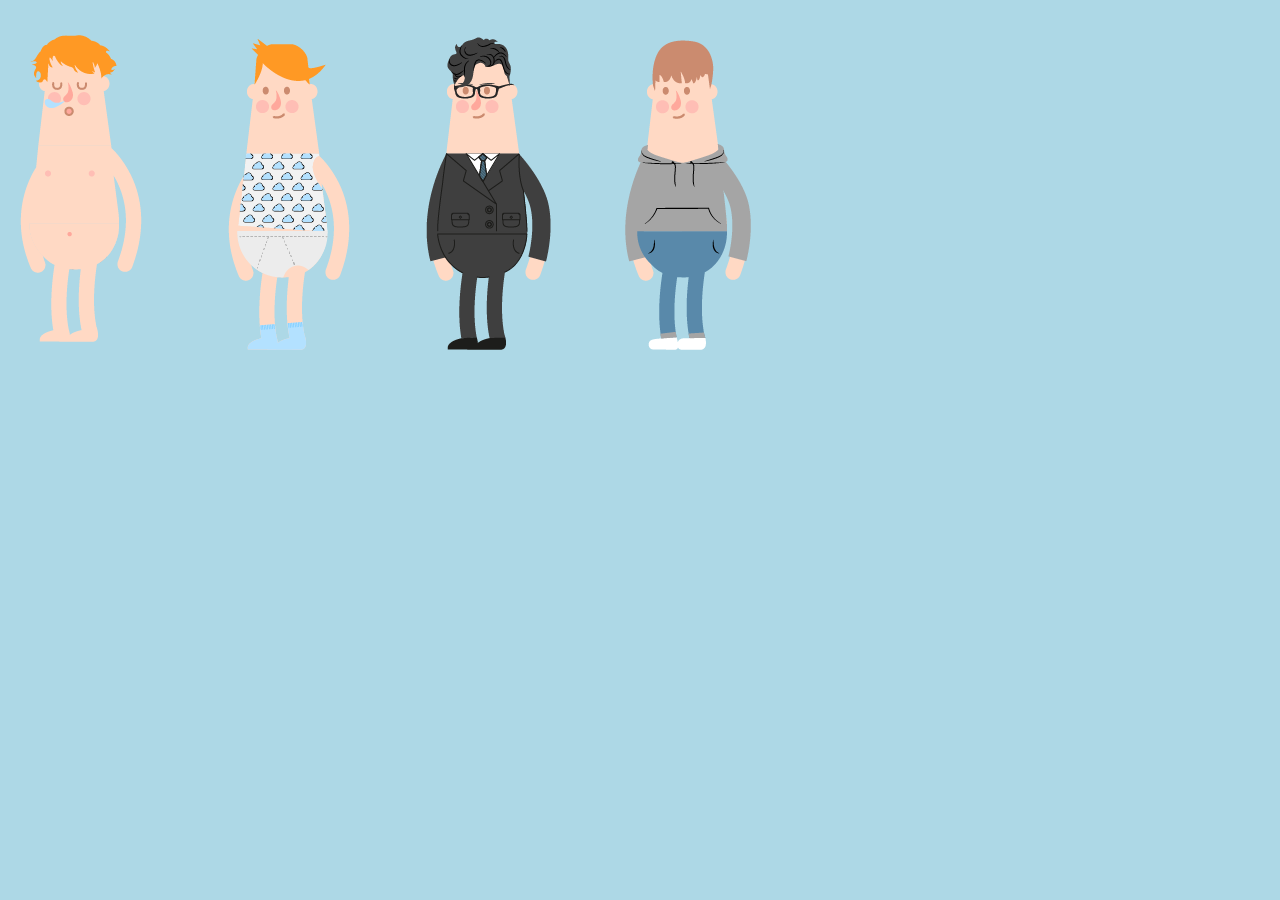
<file: img/clothes/avatar/index.html>
<!DOCTYPE html>
<html lang="en">
<head>
    <meta charset="UTF-8">
    <meta http-equiv="X-UA-Compatible" content="IE=edge">
    <meta name="viewport" content="width=device-width, initial-scale=1.0">
    <title>Document</title>
</head>
<body>
    <header>
    <div class="person1">
        <figuer>
            <img src="jpg/head/head_1.png">
            <img src="jpg/top/top_1.png">
            <img src="jpg/bottom/bottom_1.png">
        </figuer>
    </div>

    <div class="person2">
        <figuer>
            <img src="jpg/head/head_2.png">
            <img src="jpg/top/top_2.png">
            <img src="jpg/bottom/bottom_2.png">
        </figuer>
    </div>

    <div class="person3">
        <figuer>
            <img src="jpg/head/head_3.png">
            <img src="jpg/top/top_3.png">
            <img src="jpg/bottom/bottom_3.png">
        </figuer>
    </div>

    <div class="person4">
        <figuer>
            <img src="jpg/head/head_4.png">
            <img src="jpg/top/top_4.png">
            <img src="jpg/bottom/bottom_4.png">
        </figuer>
    </div>
</header>

        <style>
            body{background-color:lightblue;}
            .person2{
                position: relative;
                margin-left: 200px;
            }
            .person2 figure{
                position: relative;
            }
            .person3{
                position: relative;
                margin-left: 400px;
            }
            .person3 figure{
                position: relative;
            }
            .person4{
                position: relative;
                margin-left: 600px;
            }
            .person4 figure{
                position: relative;
            }
            img{
                position: absolute;
                top:0; left:0;
            }
        </style>

</body>
</html>
</file>
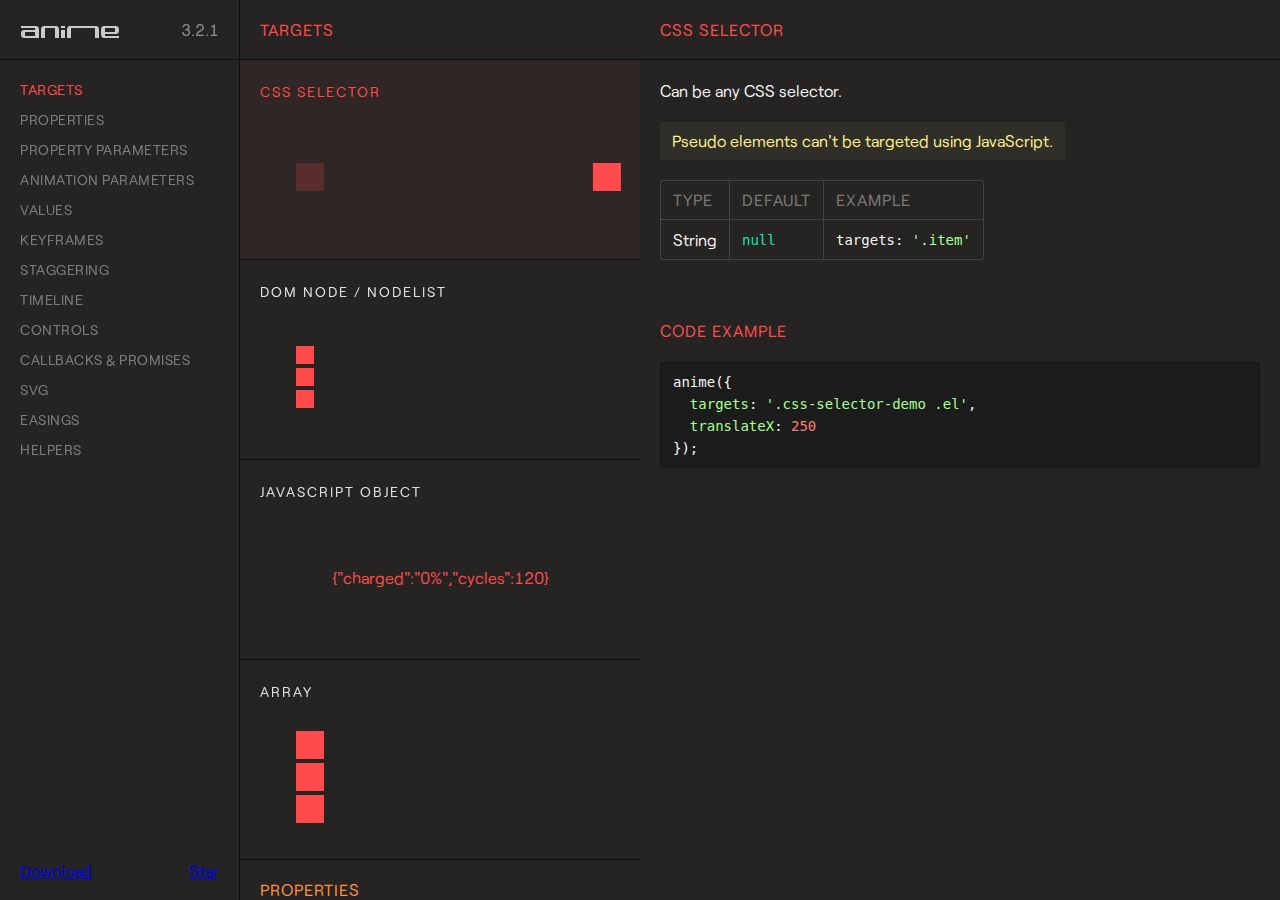
<file: js/anime-master/anime-master/documentation/index.html>
<!DOCTYPE html>
<html>
<head>
  <title>Documentation | anime.js</title>
  <meta charset="utf-8">
  <meta name="viewport" content="width=device-width, initial-scale=1, maximum-scale=1">

  <meta property="og:title" content="anime.js">
  <meta property="og:url" content="https://animejs.com">
  <meta property="og:description" content="Javascript animation engine">
  <meta property="og:image" content="https://animejs.com/documentation/assets/img/social-media-image.png">

  <meta name="twitter:card" content="summary_large_image">
  <meta name="twitter:site" content="@juliangarnier">
  <meta name="twitter:creator" content="@juliangarnier">
  <meta name="twitter:title" content="anime.js">
  <meta name="twitter:description" content="Javascript animation engine">
  <meta name="twitter:image" content="https://animejs.com/documentation/assets/img/social-media-image.png">

  <link rel="apple-touch-icon-precomposed" href="assets/img/apple-touch-icon.png">
  <link rel="icon" type="image/png" href="assets/img/favicon.png" >

  <link href="//cloud.typenetwork.com/projects/2160/fontface.css/" rel="stylesheet" type="text/css">

  <link href="assets/css/animejs.css" rel="stylesheet">
  <link href="assets/css/anime-theme.css" rel="stylesheet">
  <link href="assets/css/documentation.css" rel="stylesheet">

  <script src="../lib/anime.min.js"></script>
</head>
<body>
  <div class="content">
    <header class="header">
    <a class="logo" href="https://github.com/juliangarnier/anime/">
      <img class="anime-mini-logo" src="assets/img/anime-mini-logo.svg" />
      <span class="version-number"></span>
    </a>
    </header>
    <section class="pane sidebar">
      <nav class="navigation"></nav>
      <div class="sidebar-info">
        <a class="github-button" href="https://github.com/juliangarnier/anime/archive/master.zip" data-color-scheme="no-preference: dark; light: dark; dark: dark;" data-icon="octicon-cloud-download" aria-label="Download juliangarnier/anime on GitHub">Download</a>
        <a class="github-button" href="https://github.com/juliangarnier/anime" data-color-scheme="no-preference: dark; light: dark; dark: dark;" data-show-count="true" aria-label="Star juliangarnier/anime on GitHub">Star</a>
      </div>
    </section>
    <section class="pane demos">

<!-- TARGETS -->
<article id="targets" class="color-targets">
  <header>
    <h2 class="demos-title">Targets</h2>
  </header>

<div id="cssSelector" class="demo">
  <h3 class="demo-title">CSS Selector</h3>
  <div class="demo-description">
    <p>Can be any CSS selector.</p>
    <p class="bubble warning">Pseudo elements can't be targeted using JavaScript.</p>
    <table>
      <thead>
        <td>Type</td>
        <td>Default</td>
        <td>Example</td>
      </thead>
      <tr>
        <td>String</td>
        <td><code>null</code></td>
        <td><code>targets: '.item'</code></td>
      </tr>
    </table>
  </div>
  <div class="demo-content css-selector-demo">
    <div class="line">
      <div class="square shadow"></div>
      <div class="square el"></div>
    </div>
  </div>
  <script>var cssSelector = function() {
/*DEMO*/
anime({
  targets: '.css-selector-demo .el',
  translateX: 250
});
/*DEMO*/
}
  </script>

</div>

<div id="domNode" class="demo">
  <h3 class="demo-title">DOM Node / NodeList</h3>
  <div class="demo-description">
    <p>
      Can be any DOM Node or NodeList.
    </p>
    <table>
      <thead>
        <td>Type</td>
        <td>Default</td>
        <td>Example</td>
      </thead>
      <tr>
        <td>DOM Node</td>
        <td><code>null</code></td>
        <td><code>targets: el.querySelector('.item')</code></td>
      </tr>
      <tr>
        <td>NodeList</td>
        <td><code>null</code></td>
        <td><code>targets: el.querySelectorAll('.item')</code></td>
      </tr>
    </table>
  </div>
  <div class="demo-content dom-node-demo">
    <div class="line">
      <div class="small square shadow"></div>
      <div class="small square el"></div>
    </div>
    <div class="line">
      <div class="small square shadow"></div>
      <div class="small square el"></div>
    </div>
    <div class="line">
      <div class="small square shadow"></div>
      <div class="small square el"></div>
    </div>
  </div>
  <script>var domNode = function() {
/*DEMO*/
var elements = document.querySelectorAll('.dom-node-demo .el');

anime({
  targets: elements,
  translateX: 270
});
/*DEMO*/
}
  </script>
</div>

<div id="JSobject" class="demo">
  <h3 class="demo-title">JavaScript Object</h3>
  <div class="demo-description">
    <p>
      A JavaScript Object with at least one property containing a numerical value.
    </p>
    <table>
      <thead>
        <td>Type</td>
        <td>Default</td>
        <td>Example</td>
      </thead>
      <tr>
        <td>Object</td>
        <td><code>null</code></td>
        <td><code>targets: myObjectProp</code></td>
      </tr>
    </table>
  </div>
  <div class="demo-content">
    <pre class="battery-log">{"charged":"0%","cycles":120}</pre>
  </div>
  <script>var JSobject = function() {
/*DEMO*/
var logEl = document.querySelector('.battery-log');

var battery = {
  charged: '0%',
  cycles: 120
}

anime({
  targets: battery,
  charged: '100%',
  cycles: 130,
  round: 1,
  easing: 'linear',
  update: function() {
    logEl.innerHTML = JSON.stringify(battery);
  }
});
/*DEMO*/
}
  </script>
<script>
</script>
</div>

<div id="array" class="demo">
  <h3 class="demo-title">Array</h3>
  <div class="demo-description">
    <p>
      An array containing multiple targets.
    </p>
    <p class="bubble info">
      Accepts mixed types. E.g. <code>['.el', domNode, jsObject]</code>
    </p>
    <table>
      <thead>
        <td>Type</td>
        <td>Default</td>
        <td>Example</td>
      </thead>
      <tr>
        <td>Array</td>
        <td><code>null</code></td>
        <td><code>targets: ['.item', el.getElementById('#thing')]</code></td>
      </tr>
    </table>
  </div>
  <div class="demo-content mixed-array-demo">
    <div class="line">
      <div class="square shadow"></div>
      <div class="square el el-01"></div>
    </div>
    <div class="line">
      <div class="square shadow"></div>
      <div class="square el el-02"></div>
    </div>
    <div class="line">
      <div class="square shadow"></div>
      <div class="square el el-03"></div>
    </div>
  </div>
  <script>var array = function() {
/*DEMO*/
var el = document.querySelector('.mixed-array-demo .el-01');

anime({
  targets: [el, '.mixed-array-demo .el-02', '.mixed-array-demo .el-03'],
  translateX: 250
});
/*DEMO*/
}
  </script>

</div>

</article>
<!-- -->

<!-- ANIMATABLE PROPERTIES -->
<article id="properties" class="color-properties">
<header>
  <h2 class="demos-title">Properties</h2>
</header>

<div id="cssProperties" class="demo">
  <h3 class="demo-title">CSS Properties</h3>
  <div class="demo-description">
    <p>
      Any CSS properties can be animated.
    </p>
    <p class="bubble warning">
      Most CSS properties will cause layout changes or repaint, and will result in choppy animation.
      Prioritize opacity and CSS transforms as much as possible.
    </p>
    <p>More details about accepted values in the <a class="color-values" href="#unitlessValue">values</a> section.</p>
    <table>
      <thead>
        <td>Example</td>
        <td>value</td>
      </thead>
      <tr>
        <td><code>opacity</code></td>
        <td><code>.5</code></td>
      </tr>
      <tr>
        <td><code>left</code></td>
        <td><code>'100px'</code></td>
      </tr>
    </table>
  </div>
  <div class="demo-content css-prop-demo">
    <div class="large square shadow"></div>
    <div class="large square el"></div>
  </div>
  <script>var cssProperties = function() {
/*DEMO*/
anime({
  targets: '.css-prop-demo .el',
  left: '240px',
  backgroundColor: '#FFF',
  borderRadius: ['0%', '50%'],
  easing: 'easeInOutQuad'
});
/*DEMO*/
}
  </script>
</div>

<div id="CSStransforms" class="demo">
  <h3 class="demo-title">CSS Transforms</h3>
  <div class="demo-description">
    <p>
      Animate CSS transforms properties individually.
    </p>
    <p class="bubble info">
      It's possible to specify different timing for each transforms properties, more details in the <a class="color-prop-params" href="#specificPropParameters">specific property parameters</a> section.
    </p>
    <p>More details about accepted values in the <a class="color-values" href="#unitlessValue">values</a> section.</p>
    <table>
      <thead>
        <td>Valid properties</td>
        <td>Default unit</td>
      </thead>
      <tr><td><code>'translateX'</code></td><td><code>'px'</code></td></tr>
      <tr><td><code>'translateY'</code></td><td><code>'px'</code></td></tr>
      <tr><td><code>'translateZ'</code></td><td><code>'px'</code></td></tr>
      <tr><td><code>'rotate'</code></td><td><code>'deg'</code></td></tr>
      <tr><td><code>'rotateX'</code></td><td><code>'deg'</code></td></tr>
      <tr><td><code>'rotateY'</code></td><td><code>'deg'</code></td></tr>
      <tr><td><code>'rotateZ'</code></td><td><code>'deg'</code></td></tr>
      <tr><td><code>'scale'</code></td><td><code>—</code></td></tr>
      <tr><td><code>'scaleX'</code></td><td><code>—</code></td></tr>
      <tr><td><code>'scaleY'</code></td><td><code>—</code></td></tr>
      <tr><td><code>'scaleZ'</code></td><td><code>—</code></td></tr>
      <tr><td><code>'skew'</code></td><td><code>'deg'</code></td></tr>
      <tr><td><code>'skewX'</code></td><td><code>'deg'</code></td></tr>
      <tr><td><code>'skewY'</code></td><td><code>'deg'</code></td></tr>
      <tr><td><code>'perspective'</code></td><td><code>'px'</code></td></tr>
    </table>
  </div>
  <div class="demo-content css-transforms-demo">
    <div class="square shadow"></div>
    <div class="square el"></div>
  </div>
  <script>var CSStransforms = function() {
/*DEMO*/
anime({
  targets: '.css-transforms-demo .el',
  translateX: 250,
  scale: 2,
  rotate: '1turn'
});
/*DEMO*/
}
  </script>
</div>

<div id="JSobjProp" class="demo">
  <h3 class="demo-title">Object properties</h3>
  <div class="demo-description">
    <p>
      Any Object property containing a numerical value can be animated.<br>
      More details about accepted values in the <a class="color-values" href="#unitlessValue">values</a> section.
    </p>
    <table>
      <thead>
        <td>Example</td>
        <td>value</td>
      </thead>
      <tr>
        <td><code>prop1</code></td>
        <td><code>50</code></td>
      </tr>
      <tr>
        <td><code>'prop2'</code></td>
        <td><code>'100%'</code></td>
      </tr>
    </table>
  </div>
  <div class="demo-content">
    <pre class="js-object-log">{"prop1":0,"prop2":"0%"}</pre>
  </div>
  <script>var JSobjProp = function() {
/*DEMO*/
var objPropLogEl = document.querySelector('.js-object-log');

var myObject = {
  prop1: 0,
  prop2: '0%'
}

anime({
  targets: myObject,
  prop1: 50,
  prop2: '100%',
  easing: 'linear',
  round: 1,
  update: function() {
    objPropLogEl.innerHTML = JSON.stringify(myObject);
  }
});
/*DEMO*/
}
  </script>
</div>

<div id="domAttr" class="demo">
  <h3 class="demo-title">DOM Attributes</h3>
  <div class="demo-description">
    <p>
      Any DOM Attributes containing a numerical value can be animated.<br>
      More details about accepted values in the <a class="color-values" href="#unitlessValue">values</a> section.
    </p>
    <table>
      <thead>
        <td>Example</td>
        <td>value</td>
      </thead>
      <tr>
        <td><code>value</code></td>
        <td><code>1000</code></td>
      </tr>
      <tr>
        <td><code>volume</code></td>
        <td><code>0</code></td>
      </tr>
      <tr>
        <td><code>data-custom</code></td>
        <td><code>'3 dogs'</code></td>
      </tr>
    </table>
  </div>
  <div class="demo-content dom-attribute-demo">
    <input class="el text-output" value="0"></input>
  </div>
  <script>var domAttr = function() {
/*DEMO*/
anime({
  targets: '.dom-attribute-demo input',
  value: [0, 1000],
  round: 1,
  easing: 'easeInOutExpo'
});
/*DEMO*/
}
  </script>
</div>

<div id="svgAttr" class="demo">
  <h3 class="demo-title">SVG Attributes</h3>
  <div class="demo-description">
    <p>
      Like any other <a class="color-properties" href="#domAttr">DOM attributes</a>, all SVG attributes containing at least one numerical value can be animated.<br>
      More details about accepted values in the <a class="color-values" href="#unitlessValue">values</a> section and SVG animation in the <a class="color-svg" href="#motionPath">SVG</a> section.
    </p>
    <table>
      <thead>
        <td>Example</td>
        <td>value</td>
      </thead>
      <tr>
        <td><code>points</code></td>
        <td><code>'64 68.64 8.574 100 63.446 67.68 64 4 64.554 67.68 119.426 100'</code></td>
      </tr>
      <tr>
        <td><code>scale</code></td>
        <td><code>1</code></td>
      </tr>
      <tr>
        <td><code>baseFrequency</code></td>
        <td><code>0</code></td>
      </tr>
    </table>
  </div>
  <div class="demo-content align-center svg-attributes-demo">
<svg width="128" height="128" viewBox="0 0 128 128">
  <filter id="displacementFilter">
    <feTurbulence type="turbulence" baseFrequency=".05" numOctaves="2" result="turbulence"/>
    <feDisplacementMap in2="turbulence" in="SourceGraphic" scale="15" xChannelSelector="R" yChannelSelector="G"/>
  </filter>
  <polygon points="64 68.64 8.574 100 63.446 67.68 64 4 64.554 67.68 119.426 100" style="filter: url(#displacementFilter)" fill="currentColor"/>
</svg>
  </div>
  <script>var svgAttr = function() {
  // Needed to reset demo
  var polyEl = document.querySelector('.svg-attributes-demo polygon');
  var feTurbulenceEl = document.querySelector('feTurbulence');
  var feDisplacementMap = document.querySelector('feDisplacementMap');
  polyEl.setAttribute('points', '64 68.64 8.574 100 63.446 67.68 64 4 64.554 67.68 119.426 100');
  feTurbulenceEl.setAttribute('baseFrequency', '.05');
  feDisplacementMap.setAttribute('scale', '15');
/*DEMO*/
anime({
  targets: ['.svg-attributes-demo polygon', 'feTurbulence', 'feDisplacementMap'],
  points: '64 128 8.574 96 8.574 32 64 0 119.426 32 119.426 96',
  baseFrequency: 0,
  scale: 1,
  loop: true,
  direction: 'alternate',
  easing: 'easeInOutExpo'
});
/*DEMO*/
}
  </script>

</div>

</article>
<!-- -->

<!-- PROPERTY PARAMETERS -->
<article id="propertyParameters" class="color-prop-params">
  <header>
    <h2 class="demos-title">Property parameters</h2>
  </header>

<div id="duration" class="demo">
  <h3 class="demo-title">Duration</h3>
  <div class="demo-description">
    <p>
      Defines the duration in milliseconds of the animation.
    </p>
    <table>
      <thead>
        <td>Type</td>
        <td>Default</td>
        <td>Example</td>
      </thead>
      <tr>
        <td>Number</td>
        <td><code>1000</code></td>
        <td><code>3000</code></td>
      </tr>
      <tr>
        <td>anime.stagger</td>
        <td>See <a class="color-staggering" href="#staggeringBasics">staggering</a> section</td>
        <td><code>anime.stagger(150)</code></td>
      </tr>
      <tr>
        <td>Function</td>
        <td>See <a class="color-prop-params" href="#functionBasedParameters">function based parameters</a> section</td>
        <td><code>(el, i) => i * 150</code></td>
      </tr>
    </table>
  </div>
  <div class="demo-content duration-demo">
    <div class="label">3000 ms</div>
    <div class="square shadow"></div>
    <div class="square el"></div>
  </div>
  <script>var duration = function() {
/*DEMO*/
anime({
  targets: '.duration-demo .el',
  translateX: 250,
  duration: 3000
});
/*DEMO*/
}
  </script>
</div>

<div id="delay" class="demo">
  <h3 class="demo-title">Delay</h3>
  <div class="demo-description">
    <p>
      Defines the delay in milliseconds of the animation.
    </p>
    <table>
      <thead>
        <td>Type</td>
        <td>Default</td>
        <td>Example</td>
      </thead>
      <tr>
        <td>Number</td>
        <td><code>0</code></td>
        <td><code>1000</code></td>
      </tr>
      <tr>
        <td>anime.stagger</td>
        <td>See <a class="color-staggering" href="#staggeringBasics">staggering</a> section</td>
        <td><code>anime.stagger(150)</code></td>
      </tr>
      <tr>
        <td>Function</td>
        <td>See <a class="color-prop-params" href="#functionBasedParameters">function based parameters</a> section</td>
        <td><code>(el, i) => i * 150</code></td>
      </tr>
    </table>
  </div>
  <div class="demo-content delay-demo">
    <div class="label">1000 ms</div>
    <div class="square shadow"></div>
    <div class="square el"></div>
  </div>
  <script>var delay = function() {
/*DEMO*/
anime({
  targets: '.delay-demo .el',
  translateX: 250,
  delay: 1000
});
/*DEMO*/
}
  </script>
</div>

<div id="endDelay" class="demo">
  <h3 class="demo-title">end delay</h3>
  <div class="demo-description">
    <p>
      Adds some extra time in milliseconds at the end of the animation.
    </p>
    <table>
      <thead>
        <td>Type</td>
        <td>Default</td>
        <td>Example</td>
      </thead>
      <tr>
        <td>Number</td>
        <td><code>0</code></td>
        <td><code>1000</code></td>
      </tr>
      <tr>
        <td>anime.stagger</td>
        <td>See <a class="color-staggering" href="#staggeringBasics">staggering</a> section</td>
        <td><code>anime.stagger(150)</code></td>
      </tr>
      <tr>
        <td>Function</td>
        <td>See <a class="color-prop-params" href="#functionBasedParameters">function based parameters</a> section</td>
        <td><code>(el, i) => i * 150</code></td>
      </tr>
    </table>
  </div>
  <div class="demo-content end-delay-demo">
    <div class="label">1000 ms</div>
    <div class="square shadow"></div>
    <div class="square el"></div>
  </div>
  <script>var endDelay = function() {
/*DEMO*/
anime({
  targets: '.end-delay-demo .el',
  translateX: 250,
  endDelay: 1000,
  direction: 'alternate'
});
/*DEMO*/
}
  </script>

</div>

<div id="easing" class="demo">
  <h3 class="demo-title">Easing</h3>
  <div class="demo-description">
    <p>
      Defines the timing function of the animation.
    </p>
    <p class="bubble info">
      Check out the <a class="color-easings" href="#linearEasing">easings</a> section for a complete list of available easing and parameters.
    </p>
    <table>
      <thead>
        <td>Type</td>
        <td>Default</td>
        <td>Example</td>
      </thead>
      <tr>
        <td>String</td>
        <td><code>'easeOutElastic(1, .5)'</code></td>
        <td><code>easing: 'easeInOutQuad'</code></td>
      </tr>
    </table>
  </div>
  <div class="demo-content easing-demo">
    <div class="label">easeInOutExpo</div>
    <div class="square shadow"></div>
    <div class="square el"></div>
  </div>
  <script>var easing = function() {
/*DEMO*/
anime({
  targets: '.easing-demo .el',
  translateX: 250,
  easing: 'easeInOutExpo'
});
/*DEMO*/
}
  </script>

</div>

<div id="round" class="demo">
  <h3 class="demo-title">Round</h3>
  <div class="demo-description">
    <p>
      Rounds up the value to x decimals.
    </p>
    <table>
      <thead>
        <td>Type</td>
        <td>Default</td>
        <td>Example</td>
      </thead>
      <tr>
        <td>Number</td>
        <td><code>0</code></td>
        <td><code>round: 10</code></td>
      </tr>
    </table>
  </div>
  <div class="demo-content">
    <pre class="round-log">0</pre>
  </div>
  <script>var round = function() {
/*DEMO*/
var roundLogEl = document.querySelector('.round-log');

anime({
  targets: roundLogEl,
  innerHTML: [0, 10000],
  easing: 'linear',
  round: 10 // Will round the animated value to 1 decimal
});
/*DEMO*/
}
  </script>
</div>

<div id="specificPropParameters" class="demo">
  <h3 class="demo-title">Specific property parameters</h3>
  <div class="demo-description">
    <p>
      Defines specific parameters to each property of the animation using an Object as value.<br>
      Other properties that aren't specified in the Object are inheritted from the main animation.
    </p>
    <table>
      <thead>
        <td>Type</td>
        <td>Example</td>
      </thead>
      <tr>
        <td>Object</td>
<td><code>rotate: {
  value: 360,
  duration: 1800,
  easing: 'easeInOutSine'
}</code></td>
      </tr>
    </table>
  </div>
  <div class="demo-content specific-prop-params-demo">
    <div class="square shadow"></div>
    <div class="square el"></div>
  </div>
  <script>var specificPropParameters = function() {
/*DEMO*/
anime({
  targets: '.specific-prop-params-demo .el',
  translateX: {
    value: 250,
    duration: 800
  },
  rotate: {
    value: 360,
    duration: 1800,
    easing: 'easeInOutSine'
  },
  scale: {
    value: 2,
    duration: 1600,
    delay: 800,
    easing: 'easeInOutQuart'
  },
  delay: 250 // All properties except 'scale' inherit 250ms delay
});
/*DEMO*/
}
  </script>

</div>

<div id="functionBasedParameters" class="demo">
  <h3 class="demo-title">Function based parameters</h3>
  <div class="demo-description">
    <p>
      Get different values for every target and property of the animation.
    </p>
    <p>
      The function accepts 3 arguments:
    </p>
    <table>
      <thead>
        <td>Arguments</td>
        <td>Infos</td>
      </thead>
      <tr>
        <td><code>target</code></td>
        <td>The curent animated targeted element</td>
      </tr>
      <tr>
        <td><code>index</code></td>
        <td>The index of the animated targeted element</td>
      </tr>
      <tr>
        <td><code>targetsLength</code></td>
        <td>The total number of animated targets</td>
      </tr>
    </table>
    <p class="bubble info">
      See <a class="color-staggering" href="#staggeringBasics">staggering</a> section for easier values manipulation.
    </p>
  </div>
  <div class="demo-content function-based-params-demo">
    <div class="line">
      <div class="small label">delay = 0 * 100</div>
      <div class="small square shadow"></div>
      <div class="small square el"></div>
    </div>
    <div class="line">
      <div class="small label">delay = 1 * 100</div>
      <div class="small square shadow"></div>
      <div class="small square el"></div>
    </div>
    <div class="line">
      <div class="small label">delay = 2 * 100</div>
      <div class="small square shadow"></div>
      <div class="small square el"></div>
    </div>
  </div>
  <script>var functionBasedParameters = function() {
/*DEMO*/
anime({
  targets: '.function-based-params-demo .el',
  translateX: 270,
  direction: 'alternate',
  loop: true,
  delay: function(el, i, l) {
    return i * 100;
  },
  endDelay: function(el, i, l) {
    return (l - i) * 100;
  }
});
/*DEMO*/
}
  </script>

</div>

</article>
<!-- -->

<!-- ANIMATION PARAMETERS -->
<article id="animationParameters" class="color-anim-params">
  <header>
    <h2 class="demos-title">Animation parameters</h2>
  </header>

<div id="direction" class="demo">
  <h3 class="demo-title">Direction</h3>
  <div class="demo-description">
    <p>
      Defines the direction of the animation.
    </p>
    <table>
      <thead>
        <td>Accepts</td>
        <td>Infos</td>
      </thead>
      <tr>
        <td><code>'normal'</code></td>
        <td>Animation progress goes from 0 to 100%</td>
      </tr>
      <tr>
        <td><code>'reverse'</code></td>
        <td>Animation progress goes from 100% to 0%</td>
      </tr>
      <tr>
        <td><code>'alternate'</code></td>
        <td>Animation progress goes from 0% to 100% then goes back to 0%</td>
      </tr>
    </table>
  </div>
  <div class="demo-content">
    <div class="line">
      <div class="label">normal</div>
      <div class="square shadow"></div>
      <div class="square el dir-normal"></div>
    </div>
    <div class="line">
      <div class="label">reverse</div>
      <div class="square shadow"></div>
      <div class="square el dir-reverse"></div>
    </div>
    <div class="line">
      <div class="label">alternate</div>
      <div class="square shadow"></div>
      <div class="square el dir-alternate"></div>
    </div>
  </div>
  <script>var direction = function() {
/*DEMO*/
anime({
  targets: '.dir-normal',
  translateX: 250,
  easing: 'easeInOutSine'
});

anime({
  targets: '.dir-reverse',
  translateX: 250,
  direction: 'reverse',
  easing: 'easeInOutSine'
});

anime({
  targets: '.dir-alternate',
  translateX: 250,
  direction: 'alternate',
  easing: 'easeInOutSine'
});
/*DEMO*/
}
  </script>

</div>

<div id="loop" class="demo">
  <h3 class="demo-title">Loop</h3>
  <div class="demo-description">
    <p>
      Defines the number of iterations of your animation.
    </p>
    <table>
      <thead>
        <td>Accepts</td>
        <td>Infos</td>
      </thead>
      <tr>
        <td><code>Number</code></td>
        <td>The number of iterations</td>
      </tr>
      <tr>
        <td><code>true</code></td>
        <td>Loop indefinitely</td>
      </tr>
    </table>
  </div>
  <div class="demo-content">
    <div class="line">
      <div class="small label">normal 3 times</div>
      <div class="small square shadow"></div>
      <div class="small square el loop"></div>
    </div>
    <div class="line">
      <div class="small label">reverse 3 times</div>
      <div class="small square shadow"></div>
      <div class="small square el loop-reverse"></div>
    </div>
    <div class="line">
      <div class="small label">alternate 3 times</div>
      <div class="small square shadow"></div>
      <div class="small square el loop-alternate"></div>
    </div>
    <div class="line">
      <div class="small label">normal inifinite</div>
      <div class="small square shadow"></div>
      <div class="small square el loop-infinity"></div>
    </div>
    <div class="line">
      <div class="small label">inifinite reverse</div>
      <div class="small square shadow"></div>
      <div class="small square el loop-reverse-infinity"></div>
    </div>
    <div class="line">
      <div class="small label">inifinite alternate</div>
      <div class="small square shadow"></div>
      <div class="small square el loop-alternate-infinity"></div>
    </div>
  </div>
  <script>var loop = function() {
/*DEMO*/
anime({
  targets: '.loop',
  translateX: 270,
  loop: 3,
  easing: 'easeInOutSine'
});

anime({
  targets: '.loop-infinity',
  translateX: 270,
  loop: true,
  easing: 'easeInOutSine'
});

anime({
  targets: '.loop-reverse',
  translateX: 270,
  loop: 3,
  direction: 'reverse',
  easing: 'easeInOutSine'
});

anime({
  targets: '.loop-reverse-infinity',
  translateX: 270,
  direction: 'reverse',
  loop: true,
  easing: 'easeInOutSine'
});

anime({
  targets: '.loop-alternate',
  translateX: 270,
  loop: 3,
  direction: 'alternate',
  easing: 'easeInOutSine'
});

anime({
  targets: '.loop-alternate-infinity',
  translateX: 270,
  direction: 'alternate',
  loop: true,
  easing: 'easeInOutSine'
});
/*DEMO*/
}
  </script>
</div>

<div id="autoplay" class="demo">
  <h3 class="demo-title">Autoplay</h3>
  <div class="demo-description">
    <p>
      Defines if the animation should automatically starts or not.
    </p>
    <table>
      <thead>
        <td>Accepts</td>
        <td>Infos</td>
      </thead>
      <tr>
        <td><code>true</code></td>
        <td>Automatically starts the animation</td>
      </tr>
      <tr>
        <td><code>false</code></td>
        <td>Animation is paused by default</td>
      </tr>
    </table>
  </div>
  <div class="demo-content">
    <div class="line">
      <div class="label">autoplay: true</div>
      <div class="square shadow"></div>
      <div class="square el autoplay-true"></div>
    </div>
    <div class="line">
      <div class="label">autoplay: false</div>
      <div class="square shadow"></div>
      <div class="square el autoplay-false"></div>
    </div>
  </div>
  <script>var autoplay = function() {
/*DEMO*/
anime({
  targets: '.autoplay-true',
  translateX: 250,
  autoplay: true,
  easing: 'easeInOutSine'
});

anime({
  targets: '.autoplay-false',
  translateX: 250,
  autoplay: false,
  easing: 'easeInOutSine'
});
/*DEMO*/
}
  </script>
</div>

</article>
<!-- -->

<!-- VALUES -->
<article id="values" class="color-values">
<header>
  <h2 class="demos-title">Values</h2>
</header>

<div id="unitlessValue" class="demo">
  <h3 class="demo-title">Unitless</h3>
  <div class="demo-description">
    <p>
      If the original value has a unit, it will be automatically added to the animated value.
    </p>
    <table>
      <thead>
        <td>Type</td>
        <td>Example</td>
      </thead>
      <tr>
        <td>Number</td>
        <td><code>translateX: 250</code></td>
      </tr>
    </table>
  </div>
  <div class="demo-content unitless-values-demo">
    <div class="circle shadow"></div>
    <div class="circle el"></div>
  </div>
  <script>var unitlessValue = function() {
/*DEMO*/
anime({
  targets: '.unitless-values-demo .el',
  translateX: 250, // -> '250px'
  rotate: 540 // -> '540deg'
});
/*DEMO*/
}
  </script>

</div>

<div id="specificUnitValue" class="demo">
  <h3 class="demo-title">Specific unit</h3>
  <div class="demo-description">
    <p>
      Forces the animation to use a certain unit and will automatically convert the initial target value.
    </p>
    <p class="bubble warning">
      Conversion accuracy can vary depending of the unit used.<br>
      You can also define the initial value of the animation directly using an array, see the <a href="#fromToValues" class="color-values">from to values</a> section.
    </p>
    <table>
      <thead>
        <td>Type</td>
        <td>Example</td>
      </thead>
      <tr>
        <td>String</td>
        <td><code>width: '100%'</code></td>
      </tr>
    </table>
  </div>
  <div class="demo-content specific-unit-values-demo">
    <div class="square shadow"></div>
    <div class="square el"></div>
  </div>
  <script>var specificUnitValue = function() {
/*DEMO*/
anime({
  targets: '.specific-unit-values-demo .el',
  width: '100%', // -> from '28px' to '100%',
  easing: 'easeInOutQuad',
  direction: 'alternate',
  loop: true
});
/*DEMO*/
}
  </script>

</div>

<div id="relativeValues" class="demo">
  <h3 class="demo-title">Relative</h3>
  <div class="demo-description">
    <p>
      Adds, substracts or multiplies the original value.
    </p>
    <table>
      <thead>
        <td>Accepts</td>
        <td>Effect</td>
        <td>Example</td>
      </thead>
      <tr>
        <td><code>'+='</code></td>
        <td>Add</td>
        <td><code>'+=100'</code></td>
      </tr>
      <tr>
        <td><code>'-='</code></td>
        <td>Substract</td>
        <td><code>'-=2turn'</code></td>
      </tr>
      <tr>
        <td><code>'*='</code></td>
        <td>Multiply</td>
        <td><code>'*=10'</code></td>
      </tr>
    </table>
  </div>
  <div class="demo-content">
    <div class="circle shadow"></div>
    <div class="circle el relative-values"></div>
  </div>
  <script>var relativeValues = function() {
/*DEMO*/
var relativeEl = document.querySelector('.el.relative-values');
relativeEl.style.transform = 'translateX(100px)';

anime({
  targets: '.el.relative-values',
  translateX: {
    value: '*=2.5', // 100px * 2.5 = '250px'
    duration: 1000
  },
  width: {
    value: '-=20px', // 28 - 20 = '8px'
    duration: 1800,
    easing: 'easeInOutSine'
  },
  rotate: {
    value: '+=2turn', // 0 + 2 = '2turn'
    duration: 1800,
    easing: 'easeInOutSine'
  },
  direction: 'alternate'
});
/*DEMO*/
}
  </script>

</div>

<div id="colors" class="demo">
  <h3 class="demo-title">Colors</h3>
  <div class="demo-description">
    <p>
      <i>anime.js</i> accepts and converts Hexadecimal, RGB, RGBA, HSL, and HSLA color values.
    </p>
    <p class="bubble warning">
      CSS color codes ( e.g. : <code>'red', 'yellow', 'aqua'</code> ) are not supported.
    </p>
    <table>
      <thead>
        <td>Accepts</td>
        <td>Example</td>
      </thead>
      <tr>
        <td>Hexadecimal</td>
        <td><code>'#FFF'</code> or <code>'#FFFFFF'</code></td>
      </tr>
      <tr>
        <td>RGB</td>
        <td><code>'rgb(255, 255, 255)'</code></td>
      </tr>
      <tr>
        <td>RGBA</td>
        <td><code>'rgba(255, 255, 255, .2)'</code></td>
      </tr>
      <tr>
        <td>HSL</td>
        <td><code>'hsl(0, 100%, 100%)'</code></td>
      </tr>
      <tr>
        <td>HSLA</td>
        <td><code>'hsla(0, 100%, 100%, .2)'</code></td>
      </tr>
    </table>
  </div>
  <div class="demo-content colors-demo">
    <div class="line">
      <div class="small label">HEX</div>
      <div class="small circle shadow"></div>
      <div class="small circle el color-hex"></div>
    </div>
    <div class="line">
      <div class="small label">RGB</div>
      <div class="small circle shadow"></div>
      <div class="small circle el color-rgb"></div>
    </div>
    <div class="line">
      <div class="small label">HSL</div>
      <div class="small circle shadow"></div>
      <div class="small circle el color-hsl"></div>
    </div>
    <div class="line">
      <div class="small label">RGBA</div>
      <div class="small circle shadow"></div>
      <div class="small circle el color-rgba"></div>
    </div>
    <div class="line">
      <div class="small label">HSLA</div>
      <div class="small circle shadow"></div>
      <div class="small circle el color-hsla"></div>
    </div>
  </div>
  <script>var colors = function() {
/*DEMO*/
var colorsExamples = anime.timeline({
  endDelay: 1000,
  easing: 'easeInOutQuad',
  direction: 'alternate',
  loop: true
})
.add({ targets: '.color-hex',  background: '#FFF' }, 0)
.add({ targets: '.color-rgb',  background: 'rgb(255,255,255)' }, 0)
.add({ targets: '.color-hsl',  background: 'hsl(0, 100%, 100%)' }, 0)
.add({ targets: '.color-rgba', background: 'rgba(255,255,255, .2)' }, 0)
.add({ targets: '.color-hsla', background: 'hsla(0, 100%, 100%, .2)' }, 0)
.add({ targets: '.colors-demo .el', translateX: 270 }, 0);
/*DEMO*/
}
  </script>

</div>

<div id="fromToValues" class="demo">
  <h3 class="demo-title">From To</h3>
  <div class="demo-description">
    <p>
      Forces the animation to start at a specified value.
    </p>
    <table>
      <thead>
        <td>Type</td>
        <td>Example</td>
      </thead>
      <tr>
        <td><code>Array</code></td>
        <td><code>['50%', '100%']</code></td>
      </tr>
    </table>
  </div>
  <div class="demo-content">
    <div class="circle shadow"></div>
    <div class="circle el from-to-values"></div>
  </div>
  <script>var fromToValues = function() {
/*DEMO*/
anime({
  targets: '.el.from-to-values',
  translateX: [100, 250], // from 100 to 250
  delay: 500,
  direction: 'alternate',
  loop: true
});
/*DEMO*/
}
  </script>

</div>

<div id="functionBasedPropVal" class="demo">
  <h3 class="demo-title">Function based values</h3>
  <div class="demo-description">
    <p>
      Get different values for every target and property of the animation.
    </p>
    <p>
      The function accepts 3 arguments:
    </p>
    <table>
      <thead>
        <td>Arguments</td>
        <td>Infos</td>
      </thead>
      <tr>
        <td><code>target</code></td>
        <td>The curently animated targeted element</td>
      </tr>
      <tr>
        <td><code>index</code></td>
        <td>The index of the animated targeted element</td>
      </tr>
      <tr>
        <td><code>targetsLength</code></td>
        <td>The total number of animated targets</td>
      </tr>
    </table>
  </div>
  <div class="demo-content function-based-values-demo">
    <div class="line">
      <div class="small circle shadow"></div>
      <div data-x="170" class="small circle el"></div>
    </div>
    <div class="line">
      <div class="small circle shadow"></div>
      <div data-x="80" class="small circle el"></div>
    </div>
    <div class="line">
      <div class="small circle shadow"></div>
      <div data-x="270" class="small circle el"></div>
    </div>
  </div>
  <script>var functionBasedPropVal = function() {
/*DEMO*/
anime({
  targets: '.function-based-values-demo .el',
  translateX: function(el) {
    return el.getAttribute('data-x');
  },
  translateY: function(el, i) {
    return 50 + (-50 * i);
  },
  scale: function(el, i, l) {
    return (l - i) + .25;
  },
  rotate: function() { return anime.random(-360, 360); },
  borderRadius: function() { return ['50%', anime.random(10, 35) + '%']; },
  duration: function() { return anime.random(1200, 1800); },
  delay: function() { return anime.random(0, 400); },
  direction: 'alternate',
  loop: true
});
/*DEMO*/
}
  </script>

</div>

</article>
<!-- -->

<!-- KEYFRAMES -->
<article id="keyframes" class="color-keyframes">
<header>
  <h2 class="demos-title">Keyframes</h2>
</header>

<div id="animationKeyframes" class="demo">
  <h3 class="demo-title">Animation keyframes</h3>
  <div class="demo-description">
    <p>
      Animation keyframes are defined using an Array, within the <code>keyframes</code> property.
    </p>
    <p class="bubble info">
      If there is no duration specified inside the keyframes, each keyframe duration will be equal to the animation's total duration divided by the number of keyframes.
    </p>
    <table>
      <thead>
        <td>Type</td>
        <td>Example</td>
      </thead>
      <tr>
        <td><code>Array</code></td>
        <td><code>[
  {value: 100, easing: 'easeOutExpo'},
  {value: 200, delay: 500},
  {value: 300, duration: 1000}
]</code></td>
      </tr>
    </table>
  </div>
  <div class="demo-content animation-keyframes-demo">
    <div class="circle shadow"></div>
    <div class="circle el keyframes"></div>
  </div>
  <script>var animationKeyframes = function() {
/*DEMO*/
anime({
  targets: '.animation-keyframes-demo .el',
  keyframes: [
    {translateY: -40},
    {translateX: 250},
    {translateY: 40},
    {translateX: 0},
    {translateY: 0}
  ],
  duration: 4000,
  easing: 'easeOutElastic(1, .8)',
  loop: true
});
/*DEMO*/
}
  </script>
</div>

<div id="propertyKeyframes" class="demo">
  <h3 class="demo-title">Property keyframes</h3>
  <div class="demo-description">
    <p>
      Similar to <a class="color-keyframes" href="#animationKeyframes">animation keyframes</a>, property keyframes are defined using an Array of property Object. Property keyframes allow overlapping animations since each property have its own keyframes array.
    </p>
    <p class="bubble info">
      If there is no duration specified inside the keyframes, each keyframe duration will be equal to the animation's total duration divided by the number of keyframes.
    </p>
    <table>
      <thead>
        <td>Type</td>
        <td>Example</td>
      </thead>
      <tr>
        <td><code>Array</code></td>
        <td><code>[
  {value: 100, easing: 'easeOutExpo'},
  {value: 200, delay: 500},
  {value: 300, duration: 1000}
]</code></td>
      </tr>
    </table>
  </div>
  <div class="demo-content property-keyframes-demo">
    <div class="circle shadow"></div>
    <div class="circle el keyframes"></div>
  </div>
  <script>var propertyKeyframes = function() {
/*DEMO*/
anime({
  targets: '.property-keyframes-demo .el',
  translateX: [
    { value: 250, duration: 1000, delay: 500 },
    { value: 0, duration: 1000, delay: 500 }
  ],
  translateY: [
    { value: -40, duration: 500 },
    { value: 40, duration: 500, delay: 1000 },
    { value: 0, duration: 500, delay: 1000 }
  ],
  scaleX: [
    { value: 4, duration: 100, delay: 500, easing: 'easeOutExpo' },
    { value: 1, duration: 900 },
    { value: 4, duration: 100, delay: 500, easing: 'easeOutExpo' },
    { value: 1, duration: 900 }
  ],
  scaleY: [
    { value: [1.75, 1], duration: 500 },
    { value: 2, duration: 50, delay: 1000, easing: 'easeOutExpo' },
    { value: 1, duration: 450 },
    { value: 1.75, duration: 50, delay: 1000, easing: 'easeOutExpo' },
    { value: 1, duration: 450 }
  ],
  easing: 'easeOutElastic(1, .8)',
  loop: true
});
/*DEMO*/
}
  </script>
</div>

</article>
<!-- -->

<!-- STAGGERING -->
<article id="staggering" class="color-staggering">
<header>
  <h2 class="demos-title">Staggering</h2>
</header>

<div id="staggeringBasics" class="demo">
  <h3 class="demo-title">Staggering basics</h3>
  <div class="demo-description">
    <p>
      Staggering allows you to animate multiple elements with <a href="https://en.wikipedia.org/wiki/Follow_through_and_overlapping_action">follow through and overlapping action</a>.
    </p>
    <pre><code>anime.stagger(value, options)</code></pre>
    <table>
      <thead>
        <td>Arguments</td>
        <td>Type</td>
        <td>Info</td>
        <td>Required</td>
      </thead>
      <tr>
        <td>Value</td>
        <td><code>Number</code>, <code>String</code>, <code>Array</code></td>
        <td>The manipulated value(s)</td>
        <td>Yes</td>
      </tr>
      <tr>
        <td>Options</td>
        <td><code>Object</code></td>
        <td>Stagger parameters</td>
        <td>No</td>
      </tr>
    </table>
  </div>
  <div class="demo-content basic-staggering-demo">
    <div class="line">
      <div class="label">delay = (100 * 0) ms</div>
      <div class="small square shadow"></div>
      <div class="small square el"></div>
    </div>
    <div class="line">
      <div class="label">delay = (100 * 1) ms</div>
      <div class="small square shadow"></div>
      <div class="small square el"></div>
    </div>
    <div class="line">
      <div class="label">delay = (100 * 2) ms</div>
      <div class="small square shadow"></div>
      <div class="small square el"></div>
    </div>
    <div class="line">
      <div class="label">delay = (100 * 3) ms</div>
      <div class="small square shadow"></div>
      <div class="small square el"></div>
    </div>
    <div class="line">
      <div class="label">delay = (100 * 4) ms</div>
      <div class="small square shadow"></div>
      <div class="small square el"></div>
    </div>
    <div class="line">
      <div class="label">delay = (100 * 5) ms</div>
      <div class="small square shadow"></div>
      <div class="small square el"></div>
    </div>
  </div>
  <script>var staggeringBasics = function() {
/*DEMO*/
anime({
  targets: '.basic-staggering-demo .el',
  translateX: 270,
  delay: anime.stagger(100) // increase delay by 100ms for each elements.
});
/*DEMO*/
}
  </script>
</div>

<div id="staggeringStartValue" class="demo">
  <h3 class="demo-title">Start value</h3>
  <div class="demo-description">
    <p>
      Starts the staggering effect from a specific value.
    </p>
    <pre><code>anime.stagger(value, {start: startValue})</code></pre>
    <table>
      <thead>
        <td>Types</td>
        <td>Info</td>
      </thead>
      <tr>
        <td><code>Number</code>, <code>String</code>
        <td>Same as propety values, see <a href="#unitlessValue" class="color-values">values section</a></td>
      </tr>
    </table>
  </div>
  <div class="demo-content staggering-start-value-demo">
    <div class="line">
      <div class="label">delay = 500 + (100 * 0) ms</div>
      <div class="small square shadow"></div>
      <div class="small square el"></div>
    </div>
    <div class="line">
      <div class="label">delay = 500 + (100 * 1) ms</div>
      <div class="small square shadow"></div>
      <div class="small square el"></div>
    </div>
    <div class="line">
      <div class="label">delay = 500 + (100 * 2) ms</div>
      <div class="small square shadow"></div>
      <div class="small square el"></div>
    </div>
    <div class="line">
      <div class="label">delay = 500 + (100 * 3) ms</div>
      <div class="small square shadow"></div>
      <div class="small square el"></div>
    </div>
    <div class="line">
      <div class="label">delay = 500 + (100 * 4) ms</div>
      <div class="small square shadow"></div>
      <div class="small square el"></div>
    </div>
    <div class="line">
      <div class="label">delay = 500 + (100 * 5) ms</div>
      <div class="small square shadow"></div>
      <div class="small square el"></div>
    </div>
  </div>
  <script>var staggeringStartValue = function() {
/*DEMO*/
anime({
  targets: '.staggering-start-value-demo .el',
  translateX: 270,
  delay: anime.stagger(100, {start: 500}) // delay starts at 500ms then increase by 100ms for each elements.
});
/*DEMO*/
}
  </script>
</div>

<div id="rangeValueStaggering" class="demo">
  <h3 class="demo-title">Range value</h3>
  <div class="demo-description">
    <p>
      Distributes evenly values between two numbers.
    </p>
    <pre><code>anime.stagger([startValue, endValue])</code></pre>
    <table>
      <thead>
        <td>Type</td>
        <td>Info</td>
      </thead>
      <tr>
        <td><code>'easingName'</code></td>
        <td>All valid easing names are accepted, see <a href="#easings" class="color-easings">easings section</a></td>
      </tr>
      <tr>
        <td><code>function(i)</code></td>
        <td>Custom easing function, see <a href="#customEasing" class="color-easings">custom easings section</a></td>
      </tr>
    </table>
  </div>
  <div class="demo-content range-value-staggering-demo">
    <div class="line">
      <div class="label">rotate = -360 + ((360 - (-360)) / 5) * 0</div>
      <div class="small square shadow"></div>
      <div class="small square el"></div>
    </div>
    <div class="line">
      <div class="label">rotate = -360 + ((360 - (-360)) / 5) * 1</div>
      <div class="small square shadow"></div>
      <div class="small square el"></div>
    </div>
    <div class="line">
      <div class="label">rotate = -360 + ((360 - (-360)) / 5) * 2</div>
      <div class="small square shadow"></div>
      <div class="small square el"></div>
    </div>
    <div class="line">
      <div class="label">rotate = -360 + ((360 - (-360)) / 5) * 3</div>
      <div class="small square shadow"></div>
      <div class="small square el"></div>
    </div>
    <div class="line">
      <div class="label">rotate = -360 + ((360 - (-360)) / 5) * 4</div>
      <div class="small square shadow"></div>
      <div class="small square el"></div>
    </div>
    <div class="line">
      <div class="label">rotate = -360 + ((360 - (-360)) / 5) * 5</div>
      <div class="small square shadow"></div>
      <div class="small square el"></div>
    </div>
  </div>
  <script>var rangeValueStaggering = function() {
/*DEMO*/
anime({
  targets: '.range-value-staggering-demo .el',
  translateX: 270,
  rotate: anime.stagger([-360, 360]), // rotation will be distributed from -360deg to 360deg evenly between all elements
  easing: 'easeInOutQuad'
});
/*DEMO*/
}
  </script>
</div>

<div id="staggeringFrom" class="demo">
  <h3 class="demo-title">From value</h3>
  <div class="demo-description">
    <p>
      Starts the stagger effect from a specific position.
    </p>
    <pre><code>anime.stagger(value, {from: startingPosition})</code></pre>
    <table>
      <thead>
        <td>Options</td>
        <td>Type</td>
        <td>Info</td>
      </thead>
      <tr>
        <td><code>'first'</code> (default)</td>
        <td><code>'string'</code></td>
        <td>Start the effect from the first element</td>
      </tr>
      <tr>
        <td><code>'last'</code></td>
        <td><code>'string'</code></td>
        <td>Start the effect from the last element</td>
      </tr>
      <tr>
        <td><code>'center'</code></td>
        <td><code>'string'</code></td>
        <td>Start the effect from the center</td>
      </tr>
      <tr>
        <td><code>index</code></td>
        <td><code>number</code></td>
        <td>Start the effect from the specified index</td>
      </tr>
    </table>
  </div>
  <div class="demo-content staggering-from-demo">
    <div class="line">
      <div class="small square shadow"></div>
      <div class="small square el"></div>
    </div>
    <div class="line">
      <div class="small square shadow"></div>
      <div class="small square el"></div>
    </div>
    <div class="line">
      <div class="small square shadow"></div>
      <div class="small square el"></div>
    </div>
    <div class="line">
      <div class="small square shadow"></div>
      <div class="small square el"></div>
    </div>
    <div class="line">
      <div class="small square shadow"></div>
      <div class="small square el"></div>
    </div>
    <div class="line">
      <div class="small square shadow"></div>
      <div class="small square el"></div>
    </div>
  </div>
  <script>var staggeringFrom = function() {
/*DEMO*/
anime({
  targets: '.staggering-from-demo .el',
  translateX: 270,
  delay: anime.stagger(100, {from: 'center'})
});
/*DEMO*/
}
  </script>
</div>

<div id="staggeringDirection" class="demo">
  <h3 class="demo-title">Direction</h3>
  <div class="demo-description">
    <p>
      Changes the order in which the stagger operates.
    </p>
    <pre><code>anime.stagger(value, {direction: 'reverse'})</code></pre>
    <table>
      <thead>
        <td>Options</td>
        <td>Info</td>
      </thead>
      <tr>
        <td><code>'normal'</code> (default)</td>
        <td>Normal staggering, from the first element to the last</td>
      </tr>
      <tr>
        <td><code>'reverse'</code></td>
        <td>Reversed staggering, from the last element to the first</td>
      </tr>
    </table>
  </div>
  <div class="demo-content staggering-direction-demo">
    <div class="line">
      <div class="small square shadow"></div>
      <div class="small square el"></div>
    </div>
    <div class="line">
      <div class="small square shadow"></div>
      <div class="small square el"></div>
    </div>
    <div class="line">
      <div class="small square shadow"></div>
      <div class="small square el"></div>
    </div>
    <div class="line">
      <div class="small square shadow"></div>
      <div class="small square el"></div>
    </div>
    <div class="line">
      <div class="small square shadow"></div>
      <div class="small square el"></div>
    </div>
    <div class="line">
      <div class="small square shadow"></div>
      <div class="small square el"></div>
    </div>
  </div>
  <script>var staggeringDirection = function() {
/*DEMO*/
anime({
  targets: '.staggering-direction-demo .el',
  translateX: 270,
  delay: anime.stagger(100, {direction: 'reverse'})
});
/*DEMO*/
}
  </script>
</div>

<div id="staggeringEasing" class="demo">
  <h3 class="demo-title">Easing</h3>
  <div class="demo-description">
    <p>
      Stagger values using an easing function.
    </p>
    <pre><code>anime.stagger(value, {easing: 'easingName'})</code></pre>
    <table>
      <thead>
        <td>Type</td>
        <td>Info</td>
      </thead>
      <tr>
        <td><code>'string'</code></td>
        <td>All valid <a href="#easings" class="color-easings">easing names</a> are accepted</td>
      </tr>
      <tr>
        <td><code>function(i)</code></td>
        <td>Use your own <a href="#customEasing" class="color-easings">custom easings function</a></td>
      </tr>
    </table>
  </div>
  <div class="demo-content staggering-easing-demo">
    <div class="line">
      <div class="small square shadow"></div>
      <div class="small square el"></div>
    </div>
    <div class="line">
      <div class="small square shadow"></div>
      <div class="small square el"></div>
    </div>
    <div class="line">
      <div class="small square shadow"></div>
      <div class="small square el"></div>
    </div>
    <div class="line">
      <div class="small square shadow"></div>
      <div class="small square el"></div>
    </div>
    <div class="line">
      <div class="small square shadow"></div>
      <div class="small square el"></div>
    </div>
    <div class="line">
      <div class="small square shadow"></div>
      <div class="small square el"></div>
    </div>
  </div>
  <script>var staggeringEasing = function() {
/*DEMO*/
anime({
  targets: '.staggering-easing-demo .el',
  translateX: 270,
  delay: anime.stagger(300, {easing: 'easeOutQuad'})
});
/*DEMO*/
}
  </script>
</div>

<div id="gridStaggering" class="demo">
  <h3 class="demo-title">Grid</h3>
  <div class="demo-description">
    <p>
      Staggering values based a 2D array that allow "ripple" effects.
    </p>
    <pre><code>anime.stagger(value, {grid: [rows, columns]})</code></pre>
    <table>
      <thead>
        <td>Type</td>
        <td>Info</td>
      </thead>
      <tr>
        <td><code>array</code></td>
        <td>A 2 items array, the first value is the number of rows, the second the number of columns</td>
      </tr>
    </table>
  </div>
  <div class="demo-content staggering-grid-demo">
    <div class="grid">
      <div class="small square el"></div>
      <div class="small square el"></div>
      <div class="small square el"></div>
      <div class="small square el"></div>
      <div class="small square el"></div>
      <div class="small square el"></div>
      <div class="small square el"></div>
      <div class="small square el"></div>
      <div class="small square el"></div>
      <div class="small square el"></div>
      <div class="small square el"></div>
      <div class="small square el"></div>
      <div class="small square el"></div>
      <div class="small square el"></div>
      <div class="small square el"></div>
      <div class="small square el"></div>
      <div class="small square el"></div>
      <div class="small square el"></div>
      <div class="small square el"></div>
      <div class="small square el"></div>
      <div class="small square el"></div>
      <div class="small square el"></div>
      <div class="small square el"></div>
      <div class="small square el"></div>
      <div class="small square el"></div>
      <div class="small square el"></div>
      <div class="small square el"></div>
      <div class="small square el"></div>
      <div class="small square el"></div>
      <div class="small square el"></div>
      <div class="small square el"></div>
      <div class="small square el"></div>
      <div class="small square el"></div>
      <div class="small square el"></div>
      <div class="small square el"></div>
      <div class="small square el"></div>
      <div class="small square el"></div>
      <div class="small square el"></div>
      <div class="small square el"></div>
      <div class="small square el"></div>
      <div class="small square el"></div>
      <div class="small square el"></div>
      <div class="small square el"></div>
      <div class="small square el"></div>
      <div class="small square el"></div>
      <div class="small square el"></div>
      <div class="small square el"></div>
      <div class="small square el"></div>
      <div class="small square el"></div>
      <div class="small square el"></div>
      <div class="small square el"></div>
      <div class="small square el"></div>
      <div class="small square el"></div>
      <div class="small square el"></div>
      <div class="small square el"></div>
      <div class="small square el"></div>
      <div class="small square el"></div>
      <div class="small square el"></div>
      <div class="small square el"></div>
      <div class="small square el"></div>
      <div class="small square el"></div>
      <div class="small square el"></div>
      <div class="small square el"></div>
      <div class="small square el"></div>
      <div class="small square el"></div>
      <div class="small square el"></div>
      <div class="small square el"></div>
      <div class="small square el"></div>
      <div class="small square el"></div>
      <div class="small square el"></div>
    </div>
    <div class="grid shadow">
      <div class="small square"></div>
      <div class="small square"></div>
      <div class="small square"></div>
      <div class="small square"></div>
      <div class="small square"></div>
      <div class="small square"></div>
      <div class="small square"></div>
      <div class="small square"></div>
      <div class="small square"></div>
      <div class="small square"></div>
      <div class="small square"></div>
      <div class="small square"></div>
      <div class="small square"></div>
      <div class="small square"></div>
      <div class="small square"></div>
      <div class="small square"></div>
      <div class="small square"></div>
      <div class="small square"></div>
      <div class="small square"></div>
      <div class="small square"></div>
      <div class="small square"></div>
      <div class="small square"></div>
      <div class="small square"></div>
      <div class="small square"></div>
      <div class="small square"></div>
      <div class="small square"></div>
      <div class="small square"></div>
      <div class="small square"></div>
      <div class="small square"></div>
      <div class="small square"></div>
      <div class="small square"></div>
      <div class="small square"></div>
      <div class="small square"></div>
      <div class="small square"></div>
      <div class="small square"></div>
      <div class="small square"></div>
      <div class="small square"></div>
      <div class="small square"></div>
      <div class="small square"></div>
      <div class="small square"></div>
      <div class="small square"></div>
      <div class="small square"></div>
      <div class="small square"></div>
      <div class="small square"></div>
      <div class="small square"></div>
      <div class="small square"></div>
      <div class="small square"></div>
      <div class="small square"></div>
      <div class="small square"></div>
      <div class="small square"></div>
      <div class="small square"></div>
      <div class="small square"></div>
      <div class="small square"></div>
      <div class="small square"></div>
      <div class="small square"></div>
      <div class="small square"></div>
      <div class="small square"></div>
      <div class="small square"></div>
      <div class="small square"></div>
      <div class="small square"></div>
      <div class="small square"></div>
      <div class="small square"></div>
      <div class="small square"></div>
      <div class="small square"></div>
      <div class="small square"></div>
      <div class="small square"></div>
      <div class="small square"></div>
      <div class="small square"></div>
      <div class="small square"></div>
      <div class="small square"></div>
    </div>
  </div>
  <script>var gridStaggering = function() {
/*DEMO*/
anime({
  targets: '.staggering-grid-demo .el',
  scale: [
    {value: .1, easing: 'easeOutSine', duration: 500},
    {value: 1, easing: 'easeInOutQuad', duration: 1200}
  ],
  delay: anime.stagger(200, {grid: [14, 5], from: 'center'})
});
/*DEMO*/
}
  </script>
</div>

<div id="gridAxisStaggering" class="demo">
  <h3 class="demo-title">Axis</h3>
  <div class="demo-description">
    <p>
      Forces the direction of a <a href="#gridStaggering" class="color-staggering">grid starrering</a> effect.
    </p>
    <pre><code>anime.stagger(value, {grid: [rows, columns], axis: 'x'})</code></pre>
    <table>
      <thead>
        <td>Parameters</td>
        <td>Info</td>
      </thead>
      <tr>
        <td><code>'x'</code></td>
        <td>Follows the x axis</td>
      </tr>
      <tr>
        <td><code>'y'</code></td>
        <td>Follows the y axis</td>
      </tr>
    </table>
  </div>
  <div class="demo-content staggering-axis-grid-demo">
    <div class="grid">
      <div class="small square el"></div>
      <div class="small square el"></div>
      <div class="small square el"></div>
      <div class="small square el"></div>
      <div class="small square el"></div>
      <div class="small square el"></div>
      <div class="small square el"></div>
      <div class="small square el"></div>
      <div class="small square el"></div>
      <div class="small square el"></div>
      <div class="small square el"></div>
      <div class="small square el"></div>
      <div class="small square el"></div>
      <div class="small square el"></div>
      <div class="small square el"></div>
      <div class="small square el"></div>
      <div class="small square el"></div>
      <div class="small square el"></div>
      <div class="small square el"></div>
      <div class="small square el"></div>
      <div class="small square el"></div>
      <div class="small square el"></div>
      <div class="small square el"></div>
      <div class="small square el"></div>
      <div class="small square el"></div>
      <div class="small square el"></div>
      <div class="small square el"></div>
      <div class="small square el"></div>
      <div class="small square el"></div>
      <div class="small square el"></div>
      <div class="small square el"></div>
      <div class="small square el"></div>
      <div class="small square el"></div>
      <div class="small square el"></div>
      <div class="small square el"></div>
      <div class="small square el"></div>
      <div class="small square el"></div>
      <div class="small square el"></div>
      <div class="small square el"></div>
      <div class="small square el"></div>
      <div class="small square el"></div>
      <div class="small square el"></div>
      <div class="small square el"></div>
      <div class="small square el"></div>
      <div class="small square el"></div>
      <div class="small square el"></div>
      <div class="small square el"></div>
      <div class="small square el"></div>
      <div class="small square el"></div>
      <div class="small square el"></div>
      <div class="small square el"></div>
      <div class="small square el"></div>
      <div class="small square el"></div>
      <div class="small square el"></div>
      <div class="small square el"></div>
      <div class="small square el"></div>
      <div class="small square el"></div>
      <div class="small square el"></div>
      <div class="small square el"></div>
      <div class="small square el"></div>
      <div class="small square el"></div>
      <div class="small square el"></div>
      <div class="small square el"></div>
      <div class="small square el"></div>
      <div class="small square el"></div>
      <div class="small square el"></div>
      <div class="small square el"></div>
      <div class="small square el"></div>
      <div class="small square el"></div>
      <div class="small square el"></div>
    </div>
    <div class="grid shadow">
      <div class="small square"></div>
      <div class="small square"></div>
      <div class="small square"></div>
      <div class="small square"></div>
      <div class="small square"></div>
      <div class="small square"></div>
      <div class="small square"></div>
      <div class="small square"></div>
      <div class="small square"></div>
      <div class="small square"></div>
      <div class="small square"></div>
      <div class="small square"></div>
      <div class="small square"></div>
      <div class="small square"></div>
      <div class="small square"></div>
      <div class="small square"></div>
      <div class="small square"></div>
      <div class="small square"></div>
      <div class="small square"></div>
      <div class="small square"></div>
      <div class="small square"></div>
      <div class="small square"></div>
      <div class="small square"></div>
      <div class="small square"></div>
      <div class="small square"></div>
      <div class="small square"></div>
      <div class="small square"></div>
      <div class="small square"></div>
      <div class="small square"></div>
      <div class="small square"></div>
      <div class="small square"></div>
      <div class="small square"></div>
      <div class="small square"></div>
      <div class="small square"></div>
      <div class="small square"></div>
      <div class="small square"></div>
      <div class="small square"></div>
      <div class="small square"></div>
      <div class="small square"></div>
      <div class="small square"></div>
      <div class="small square"></div>
      <div class="small square"></div>
      <div class="small square"></div>
      <div class="small square"></div>
      <div class="small square"></div>
      <div class="small square"></div>
      <div class="small square"></div>
      <div class="small square"></div>
      <div class="small square"></div>
      <div class="small square"></div>
      <div class="small square"></div>
      <div class="small square"></div>
      <div class="small square"></div>
      <div class="small square"></div>
      <div class="small square"></div>
      <div class="small square"></div>
      <div class="small square"></div>
      <div class="small square"></div>
      <div class="small square"></div>
      <div class="small square"></div>
      <div class="small square"></div>
      <div class="small square"></div>
      <div class="small square"></div>
      <div class="small square"></div>
      <div class="small square"></div>
      <div class="small square"></div>
      <div class="small square"></div>
      <div class="small square"></div>
      <div class="small square"></div>
      <div class="small square"></div>
    </div>
  </div>
  <script>var gridAxisStaggering = function() {
/*DEMO*/
anime({
  targets: '.staggering-axis-grid-demo .el',
  translateX: anime.stagger(10, {grid: [14, 5], from: 'center', axis: 'x'}),
  translateY: anime.stagger(10, {grid: [14, 5], from: 'center', axis: 'y'}),
  rotateZ: anime.stagger([0, 90], {grid: [14, 5], from: 'center', axis: 'x'}),
  delay: anime.stagger(200, {grid: [14, 5], from: 'center'}),
  easing: 'easeInOutQuad'
});
/*DEMO*/
}
  </script>
</div>

</article>
<!-- -->

<!-- TIMELINE -->
<article id="timeline" class="color-tl">
<header>
  <h2 class="demos-title">Timeline</h2>
</header>

<div id="timelineBasics" class="demo">
  <h3 class="demo-title">Timeline basics</h3>
  <div class="demo-description">
    <p>
      Timelines let you synchronise multiple animations together.<br>
      By default each animation added to the timeline starts after the previous animation ends.
    </p>
    <p>
      Creating a timeline:
    </p>
<pre><code>var myTimeline = anime.timeline(parameters);</code></pre>
    <table>
      <thead>
        <td>Argument</td>
        <td>Type</td>
        <td>Info</td>
        <td>Required</td>
      </thead>
      <tr>
        <td><code>parameters</code></td>
        <td><code>Object</code></td>
        <td>The default parameters of the timeline inherited by children</td>
        <td>No</td>
      </tr>
    </table>
    <p>
      Adding animations to a timeline:
    </p>
<pre><code>myTimeline.add(parameters, offset);</code></pre>
    <table>
      <thead>
        <td>Argument</td>
        <td>Types</td>
        <td>Info</td>
        <td>Required</td>
      </thead>
      <tr>
        <td><code>parameters</code></td>
        <td><code>Object</code></td>
        <td>The child animation parameters, override the timeline default parameters</td>
        <td>Yes</td>
      </tr>
      <tr>
        <td><code>time offset</code></td>
        <td><code>String</code> or <code>Number</code></td>
        <td>Check out the <a class="color-tl" href="#timelineOffsets">Timeline offsets</a> section</td>
        <td>No</td>
      </tr>
    </table>
  </div>
  <div class="demo-content basic-timeline-demo">
    <div class="line">
      <div class="square shadow"></div>
      <div class="square el"></div>
    </div>
    <div class="line">
      <div class="circle shadow"></div>
      <div class="circle el"></div>
    </div>
    <div class="line">
      <div class="triangle shadow"></div>
      <div class="triangle el"></div>
    </div>
  </div>
  <script>var timelineBasics = function() {
/*DEMO*/
// Create a timeline with default parameters
var tl = anime.timeline({
  easing: 'easeOutExpo',
  duration: 750
});

// Add children
tl
.add({
  targets: '.basic-timeline-demo .el.square',
  translateX: 250,
})
.add({
  targets: '.basic-timeline-demo .el.circle',
  translateX: 250,
})
.add({
  targets: '.basic-timeline-demo .el.triangle',
  translateX: 250,
});

/*DEMO*/
}
  </script>

</div>

<div id="timelineOffsets" class="demo">
  <h3 class="demo-title">Time Offsets</h3>
  <div class="demo-description">
    <p>
      Time offsets can be specified with a second optional parameter using the timeline <code>.add()</code> function. It defines when a animation starts in the timeline, if no offset is specifed, the animation will starts after the previous animation ends.<br>
      An offset can be relative to the last animation or absolute to the whole timeline.
    </p>
    <table>
      <thead>
        <td>Type</td>
        <td>Offset</td>
        <td>Example</td>
        <td>Infos</td>
      </thead>
      <tr>
        <td>String</td>
        <td><code>'+='</code></td>
        <td><code>'+=200'</code></td>
        <td>Starts 200ms after the previous animation ends</td>
      </tr>
      <tr>
        <td>String</td>
        <td><code>'-='</code></td>
        <td><code>'-=200'</code></td>
        <td>Starts 200ms before the previous animation ends</td>
      </tr>
      <tr>
        <td>Number</td>
        <td><code>Number</code></td>
        <td><code>100</code></td>
        <td>Starts at 100ms, reagardless of the animtion position in the timeline</td>
      </tr>
    </table>
  </div>
  <div class="demo-content offsets-demo">
    <div class="line">
      <div class="label">no offset</div>
      <div class="square shadow"></div>
      <div class="square el"></div>
    </div>
    <div class="line">
      <div class="label">relative offset ('-=600')</div>
      <div class="circle shadow"></div>
      <div class="circle el"></div>
    </div>
    <div class="line">
      <div class="label">absolute offset (400)</div>
      <div class="triangle shadow"></div>
      <div class="triangle el"></div>
    </div>
  </div>
  <script>var timelineOffsets = function() {
/*DEMO*/
// Create a timeline with default parameters
var tl = anime.timeline({
  easing: 'easeOutExpo',
  duration: 750
});

tl
.add({
  targets: '.offsets-demo .el.square',
  translateX: 250,
})
.add({
  targets: '.offsets-demo .el.circle',
  translateX: 250,
}, '-=600') // relative offset
.add({
  targets: '.offsets-demo .el.triangle',
  translateX: 250,
}, 400); // absolute offset

/*DEMO*/
}
  </script>
</div>

<div id="TLParamsInheritance" class="demo">
  <h3 class="demo-title">Parameters inheritance</h3>
  <div class="demo-description">
    <p>
      Parameters set in the parent timeline instance will be inherited by all the children.
    </p>
    <table>
      <thead>
        <td>Parameters that can be inherited</td>
      </thead>
      <tr>
        <td><code>targets</code></td>
      </tr>
      <tr>
        <td><code>duration</code></td>
      </tr>
      <tr>
        <td><code>delay</code></td>
      </tr>
      <tr>
        <td><code>endDelay</code></td>
      </tr>
      <tr>
        <td><code>round</code></td>
      </tr>
    </table>
  </div>
  <div class="demo-content params-inheritance-demo">
    <div class="line">
      <div class="square shadow"></div>
      <div class="square el"></div>
    </div>
    <div class="line">
      <div class="circle shadow"></div>
      <div class="circle el"></div>
    </div>
    <div class="line">
      <div class="triangle shadow"></div>
      <div class="triangle el"></div>
    </div>
  </div>
  <script>var TLParamsInheritance = function() {
/*DEMO*/
var tl = anime.timeline({
  targets: '.params-inheritance-demo .el',
  delay: function(el, i) { return i * 200 },
  duration: 500,
  easing: 'easeOutExpo',
  direction: 'alternate',
  loop: true
});

tl
.add({
  translateX: 250,
  // override the easing parameter
  easing: 'spring',
})
.add({
  opacity: .5,
  scale: 2
})
.add({
  // override the targets parameter
  targets: '.params-inheritance-demo .el.triangle',
  rotate: 180
})
.add({
  translateX: 0,
  scale: 1
});
/*DEMO*/
}
  </script>

</div>

</article>
<!-- -->

<!-- CONTROLS -->
<article id="controls" class="color-controls">
<header>
  <h2 class="demos-title">Controls</h2>
</header>

<div id="playPause" class="demo">
  <h3 class="demo-title">Play / Pause</h3>
  <div class="demo-description">
    <p>Plays a paused animation, or starts the animation if the <code>autoplay</code> parameters is set to <code>false</code>.</p>
    <pre><code>animation.play();</code></pre>
    <p>Pauses a running animation.</p>
    <pre><code>animation.pause();</code></pre>
  </div>
  <div class="demo-content play-pause-demo">
    <div class="line">
      <div class="small square shadow"></div>
      <div class="small square el"></div>
    </div>
    <div class="line">
      <div class="small square shadow"></div>
      <div class="small square el"></div>
    </div>
    <div class="line">
      <div class="small square shadow"></div>
      <div class="small square el"></div>
    </div>
    <div class="line controls">
      <button class="play">Play</button>
      <button class="pause">Pause</button>
    </div>
  </div>
  <script>var playPause = function() {
/*DEMO*/
var animation = anime({
  targets: '.play-pause-demo .el',
  translateX: 270,
  delay: function(el, i) { return i * 100; },
  direction: 'alternate',
  loop: true,
  autoplay: false,
  easing: 'easeInOutSine'
});

document.querySelector('.play-pause-demo .play').onclick = animation.play;
document.querySelector('.play-pause-demo .pause').onclick = animation.pause;
/*DEMO*/
}

</script>
</div>

<div id="restartAnim" class="demo">
  <h3 class="demo-title">Restart</h3>
  <div class="demo-description">
    <p>Restarts an animation from its initial values.</p>
    <pre><code>animation.restart();</code></pre>
  </div>
  <div class="demo-content restart-demo">
    <div class="line">
      <div class="small square shadow"></div>
      <div class="small square el"></div>
    </div>
    <div class="line">
      <div class="small square shadow"></div>
      <div class="small square el"></div>
    </div>
    <div class="line">
      <div class="small square shadow"></div>
      <div class="small square el"></div>
    </div>
    <div class="line controls">
      <button class="restart">Restart</button>
    </div>
  </div>
  <script>var restartAnim = function() {
/*DEMO*/
var animation = anime({
  targets: '.restart-demo .el',
  translateX: 250,
  delay: function(el, i) { return i * 100; },
  direction: 'alternate',
  loop: true,
  easing: 'easeInOutSine'
});

document.querySelector('.restart-demo .restart').onclick = animation.restart;
/*DEMO*/
}
  </script>

</div>

<div id="reverseAnim" class="demo">
  <h3 class="demo-title">Reverse</h3>
  <div class="demo-description">
    <p>Reverses the direction of an animation.</p>
    <pre><code>animation.reverse();</code></pre>
  </div>
  <div class="demo-content reverse-anim-demo">
    <div class="line">
      <div class="small square shadow"></div>
      <div class="small square el"></div>
    </div>
    <div class="line">
      <div class="small square shadow"></div>
      <div class="small square el"></div>
    </div>
    <div class="line">
      <div class="small square shadow"></div>
      <div class="small square el"></div>
    </div>
    <div class="line controls">
      <button class="reverse">Reverse</button>
    </div>
  </div>
  <script>var reverseAnim = function() {
/*DEMO*/
var animation = anime({
  targets: '.reverse-anim-demo .el',
  translateX: 270,
  loop: true,
  delay: function(el, i) { return i * 200; },
  easing: 'easeInOutSine'
});

document.querySelector('.reverse-anim-demo .reverse').onclick = animation.reverse;
/*DEMO*/
}
  </script>

</div>

<div id="seekAnim" class="demo">
  <h3 class="demo-title">Seek</h3>
  <div class="demo-description">
    <p>Jump to a specific time (in milliseconds).</p>
    <pre><code>animation.seek(timeStamp);</code></pre>
    <p>Can also be used to control an animation while scrolling.</p>
    <pre><code>animation.seek((scrollPercent / 100) * animation.duration);</code></pre>
  </div>
  <div class="demo-content seek-anim-demo">
    <div class="line">
      <div class="small square shadow"></div>
      <div class="small square el"></div>
    </div>
    <div class="line">
      <div class="small square shadow"></div>
      <div class="small square el"></div>
    </div>
    <div class="line">
      <div class="small square shadow"></div>
      <div class="small square el"></div>
    </div>
    <div class="line controls">
      <input class="progress" step=".001" type="range" min="0" max="100" value="0"></input>
    </div>
  </div>
  <script>var seekAnim = function() {
/*DEMO*/
var animation = anime({
  targets: '.seek-anim-demo .el',
  translateX: 270,
  delay: function(el, i) { return i * 100; },
  elasticity: 200,
  easing: 'easeInOutSine',
  autoplay: false
});

var seekProgressEl = document.querySelector('.seek-anim-demo .progress');
seekProgressEl.oninput = function() {
  animation.seek(animation.duration * (seekProgressEl.value / 100));
};
/*DEMO*/
}
  </script>

</div>

<div id="TLcontrols" class="demo">
  <h3 class="demo-title">Timeline controls</h3>
  <div class="demo-description">
    <p>Timelines can be controled like any other <i>anime.js</i> instance.</p>
<pre><code>timeline.play();
timeline.pause();
timeline.restart();
timeline.seek(timeStamp);
</code></pre>
  </div>
  <div class="demo-content timeline-controls-demo">
    <div class="line">
      <div class="small square shadow"></div>
      <div class="small square el"></div>
    </div>
    <div class="line">
      <div class="small circle shadow"></div>
      <div class="small circle el"></div>
    </div>
    <div class="line">
      <div class="small triangle shadow"></div>
      <div class="small triangle el"></div>
    </div>
    <div class="line controls">
      <button class="play">Play</button>
      <button class="pause">Pause</button>
      <button class="restart">Restart</button>
      <input class="progress" step=".001" type="range" min="0" max="100" value="0"></input>
    </div>
  </div>
  <script>var TLcontrols = function() {
/*DEMO*/
var controlsProgressEl = document.querySelector('.timeline-controls-demo .progress');

var tl = anime.timeline({
  direction: 'alternate',
  loop: true,
  duration: 500,
  easing: 'easeInOutSine',
  update: function(anim) {
    controlsProgressEl.value = tl.progress;
  }
});

tl
.add({
  targets: '.timeline-controls-demo .square.el',
  translateX: 270,
})
.add({
  targets: '.timeline-controls-demo .circle.el',
  translateX: 270,
}, '-=100')
.add({
  targets: '.timeline-controls-demo .triangle.el',
  translateX: 270,
}, '-=100');

document.querySelector('.timeline-controls-demo .play').onclick = tl.play;
document.querySelector('.timeline-controls-demo .pause').onclick = tl.pause;
document.querySelector('.timeline-controls-demo .restart').onclick = tl.restart;

controlsProgressEl.addEventListener('input', function() {
  tl.seek(tl.duration * (controlsProgressEl.value / 100));
});
/*DEMO*/
}
  </script>

</div>

</article>
<!-- -->

<!-- CALLBACKS -->
<article id="callbacks" class="color-callbacks">
<header>
  <h2 class="demos-title">Callbacks & Promises</h2>
</header>

<div id="update" class="demo">
  <h3 class="demo-title">Update</h3>
  <div class="demo-description">
    <p>
      Callback triggered on every frame as soon as the animation starts playing.
    </p>
    <table>
      <thead>
        <td>Type</td>
        <td>Parameters</td>
        <td>Info</td>
      </thead>
      <tr>
        <td>Function</td>
        <td>animation</td>
        <td>Return the current animation Object</td>
      </tr>
    </table>
  </div>
  <div class="demo-content update-demo">
    <div class="logs">
      <input class="log progress-log"></input>
      <input class="log update-log"></input>
    </div>
    <div class="circle shadow"></div>
    <div class="circle el"></div>
  </div>
  <script>var update = function() {

var updateLogEl = document.querySelector('.update-demo .update-log');
var progressLogEl = document.querySelector('.update-demo .progress-log');

/*DEMO*/
var updates = 0;

anime({
  targets: '.update-demo .el',
  translateX: 270,
  delay: 1000,
  direction: 'alternate',
  loop: 3,
  easing: 'easeInOutCirc',
  update: function(anim) {
    updates++;
    progressLogEl.value = 'progress : '+Math.round(anim.progress)+'%';
    updateLogEl.value = 'updates : '+updates;
  }
});
/*DEMO*/
}
  </script>
</div>

<div id="beginComplete" class="demo">
  <h3 class="demo-title">Begin & Complete</h3>
  <div class="demo-description">
      <p><code>begin()</code> callback is triggered once, when the animation starts playing.</p>
      <p><code>complete()</code> callback is triggered once, when the animation is completed.</p>
      <p class="bubble info">Both <code>begin()</code> and <code>complete()</code> callbacks are called if the animation's <code>duration</code> is <code>0</code>.</p>
    <table>
      <thead>
        <td>Type</td>
        <td>Parameters</td>
        <td>Info</td>
      </thead>
      <tr>
        <td>Function</td>
        <td>animation</td>
        <td>Return the current animation Object</td>
      </tr>
    </table>
  </div>
  <div class="demo-content begin-complete-demo">
    <div class="logs">
      <input class="log progress-log"></input>
      <input class="log begin-log" value=""></input>
      <input class="log complete-log" value=""></input>
    </div>
    <div class="large circle shadow"></div>
    <div class="large circle el"></div>
  </div>
  <script>var beginComplete = function() {

var beginLogEl = document.querySelector('.begin-complete-demo .begin-log');
var completeLogEl = document.querySelector('.begin-complete-demo .complete-log');
var progressLogEl = document.querySelector('.begin-complete-demo .progress-log');

beginLogEl.value = '';
completeLogEl.value = '';

/*DEMO*/
anime({
  targets: '.begin-complete-demo .el',
  translateX: 240,
  delay: 1000,
  easing: 'easeInOutCirc',
  update: function(anim) {
    progressLogEl.value = 'progress : ' + Math.round(anim.progress) + '%';
    beginLogEl.value = 'began : ' + anim.began;
    completeLogEl.value = 'completed : ' + anim.completed;
  },
  begin: function(anim) {
    beginLogEl.value = 'began : ' + anim.began;
  },
  complete: function(anim) {
    completeLogEl.value = 'completed : ' + anim.completed;
  }
});
/*DEMO*/
}
  </script>
</div>

<div id="loopBeginLoopComplete" class="demo">
  <h3 class="demo-title">loopBegin & loopComplete</h3>
  <div class="demo-description">
    <p><code>loopBegin()</code> callback is triggered once everytime a loop begin.</p>
    <p><code>loopComplete()</code> callback is triggered once everytime a loop is completed.</p>
    <table>
      <thead>
        <td>Type</td>
        <td>Parameters</td>
        <td>Info</td>
      </thead>
      <tr>
        <td>Function</td>
        <td>animation</td>
        <td>Return the current animation Object</td>
      </tr>
    </table>
  </div>
  <div class="demo-content loopBegin-loopComplete-demo">
    <div class="logs">
      <input class="log loopBegin-log" value=""></input>
      <input class="log loopComplete-log" value=""></input>
    </div>
    <div class="circle shadow"></div>
    <div class="circle el"></div>
  </div>
  <script>var loopBeginLoopComplete = function() {

var beginLogEl = document.querySelector('.loopBegin-log');
var completeLogEl = document.querySelector('.loopComplete-log');

beginLogEl.value = 'loop began 0 times';
completeLogEl.value = 'loop complete 0 times';

/*DEMO*/
var loopBegan = 0;
var loopCompleted = 0;

anime({
  targets: '.loopBegin-loopComplete-demo .el',
  translateX: 240,
  loop: true,
  direction: 'alternate',
  easing: 'easeInOutCirc',
  loopBegin: function(anim) {
    loopBegan++;
    beginLogEl.value = 'loop began : ' + loopBegan;
  },
  loopComplete: function(anim) {
    loopCompleted++;
    completeLogEl.value = 'loop completed : ' + loopCompleted;
  }
});
/*DEMO*/
}
  </script>
</div>

<div id="change" class="demo">
  <h3 class="demo-title">Change</h3>
  <div class="demo-description">
    <p>
      Callback triggered on every frames in between the animation's <a href="#delay" class="color-prop-params">delay</a> and <a href="#endDelay" class="color-prop-params">endDelay</a>.
    </p>
    <table>
      <thead>
        <td>Type</td>
        <td>Parameters</td>
        <td>Info</td>
      </thead>
      <tr>
        <td>Function</td>
        <td>animation</td>
        <td>Return the current animation Object</td>
      </tr>
    </table>
  </div>
  <div class="demo-content change-demo">
    <div class="logs">
      <input class="log progress-log"></input>
      <input class="log change-log"></input>
    </div>
    <div class="circle shadow"></div>
    <div class="circle el"></div>
  </div>
  <script>var change = function() {

var progressLogEl = document.querySelector('.change-demo .progress-log');
var changeLogEl = document.querySelector('.change-demo .change-log');
changeLogEl.value = 'changes : 0';

/*DEMO*/
var changes = 0;

anime({
  targets: '.change-demo .el',
  translateX: 270,
  delay: 1000,
  endDelay: 1000,
  direction: 'alternate',
  loop: true,
  easing: 'easeInOutCirc',
  update: function(anim) {
    progressLogEl.value = 'progress : '+Math.round(anim.progress)+'%';
  },
  change: function() {
    changes++;
    changeLogEl.value = 'changes : ' + changes;
  }
});
/*DEMO*/
}
  </script>
</div>

<div id="changeBeginChangeComplete" class="demo">
  <h3 class="demo-title">changeBegin & changeComplete</h3>
  <div class="demo-description">
    <p><code>changeBegin()</code> callback is triggered everytime the animation starts changing.</p>
    <p><code>changeComplete()</code> callback is triggered everytime the animation stops changing.</p>
    <p class="bubble warning">Animation direction will affect the order in which <code>changeBegin()</code> and <code>changeComplete()</code> are triggerd.</p>
    <table>
      <thead>
        <td>Type</td>
        <td>Parameters</td>
        <td>Info</td>
      </thead>
      <tr>
        <td>Function</td>
        <td>animation</td>
        <td>Return the current animation Object</td>
      </tr>
    </table>
  </div>
  <div class="demo-content changeBegin-chnageComplete-demo">
    <div class="logs">
      <input class="log progress-log" value=""></input>
      <input class="log changeBegin-log" value=""></input>
      <input class="log changeComplete-log" value=""></input>
    </div>
    <div class="large circle shadow"></div>
    <div class="large circle el"></div>
  </div>
  <script>var changeBeginChangeComplete = function() {

var progressLogEl = document.querySelector('.changeBegin-chnageComplete-demo .progress-log');
var beginLogEl = document.querySelector('.changeBegin-log');
var completeLogEl = document.querySelector('.changeComplete-log');

beginLogEl.value = 'change began : 0';
completeLogEl.value = 'change completed : 0';

/*DEMO*/
var changeBegan = 0;
var changeCompleted = 0;

anime({
  targets: '.changeBegin-chnageComplete-demo .el',
  translateX: 240,
  delay: 1000,
  endDelay: 1000,
  loop: true,
  direction: 'alternate',
  easing: 'easeInOutCirc',
  update: function(anim) {
    progressLogEl.value = 'progress : '+Math.round(anim.progress)+'%';
  },
  changeBegin: function(anim) {
    changeBegan++;
    beginLogEl.value = 'change began : ' + changeBegan;
  },
  changeComplete: function(anim) {
    changeCompleted++;
    completeLogEl.value = 'change completed : ' + changeCompleted;
  }
});
/*DEMO*/
}
  </script>
</div>

<div id="finishedPromise" class="demo">
  <h3 class="demo-title">Finished promise</h3>
  <div class="demo-description">
    <p>
      Every animation instances return a <code>finished</code> promise when the animation finised.
    </p>
<pre><code>animation.finished.then(function() {
  // Do things...
});</code></pre>
    <p class="bubble warning">
      Promises are not suported in IE < 11.
    </p>
  </div>
  <div class="demo-content promise-demo">
    <div class="logs">
      <input class="log progress-log"></input>
      <input class="log finished-log"></input>
    </div>
    <div class="circle shadow"></div>
    <div class="circle el"></div>
  </div>
  <script>var finishedPromise = function() {
anime.set('.promise-demo .el', {backgroundColor: ''});
anime.set('.promise-demo .finished-log', {value: ''});
/*DEMO*/
var progressLogEl = document.querySelector('.promise-demo .progress-log');
var promiseEl = document.querySelector('.promise-demo .el');
var finishedLogEl = document.querySelector('.promise-demo .finished-log');
var demoPromiseResetTimeout;

function logFinished() {
  anime.set(finishedLogEl, {value: 'Promise resolved'});
  anime.set(promiseEl, {backgroundColor: '#18FF92'});
}

var animation = anime.timeline({
  targets: promiseEl,
  delay: 400,
  duration: 500,
  endDelay: 400,
  easing: 'easeInOutSine',
  update: function(anim) {
    progressLogEl.value = 'progress : '+Math.round(anim.progress)+'%';
  }
}).add({
  translateX: 250
}).add({
  scale: 2
}).add({
  translateX: 0
});

animation.finished.then(logFinished);

/*DEMO*/
}
  </script>

</div>

</article>
<!-- -->

<!-- SVG -->
<article id="svg" class="color-svg">
<header>
  <h2 class="demos-title">SVG</h2>
</header>

<div id="motionPath" class="demo">
  <h3 class="demo-title">Motion path</h3>
  <div class="demo-description">
    <p>
      Animates an element relative to the <code>x</code>, <code>y</code> and <code>angle</code> values of an SVG path element.
    </p>
    <pre><code>var myPath = anime.path('svg path');</code></pre>
    <p>
      The path function returns a new Function that returns the specified property.
    </p>
    <p class="bubble info">
      Motion path animations are responsive since v3
    </p>
    <table>
      <thead>
        <td>Parameters</td>
        <td>Example</td>
        <td>Info</td>
      </thead>
      <tr>
        <td><code>'x'</code></td>
        <td><code>myPath('x')</code></td>
        <td>Return the current x value in <code>'px'</code> of the SVG path</td>
      </tr>
      <tr>
        <td><code>'y'</code></td>
        <td><code>myPath('y')</code></td>
        <td>Return the current y value in <code>'px'</code> of the SVG path</td>
      </tr>
      <tr>
        <td><code>'angle'</code></td>
        <td><code>myPath('angle')</code></td>
        <td>Return the current angle value in <code>'degrees'</code> of the SVG path</td>
      </tr>
    </table>
  </div>
  <div class="demo-content motion-path-demo">
    <div class="motion-path">
      <div class="small square shadow follow-path"></div>
      <div class="small square el follow-path"></div>
      <svg width="256" height="112" viewBox="0 0 256 112">
        <path fill="none" stroke="currentColor" stroke-width="1" d="M8,56 C8,33.90861 25.90861,16 48,16 C70.09139,16 88,33.90861 88,56 C88,78.09139 105.90861,92 128,92 C150.09139,92 160,72 160,56 C160,40 148,24 128,24 C108,24 96,40 96,56 C96,72 105.90861,92 128,92 C154,93 168,78 168,56 C168,33.90861 185.90861,16 208,16 C230.09139,16 248,33.90861 248,56 C248,78.09139 230.09139,96 208,96 L48,96 C25.90861,96 8,78.09139 8,56 Z"/>
      </svg>
    </div>
  </div>
  <script>var motionPath = function() {
/*DEMO*/
var path = anime.path('.motion-path-demo path');

anime({
  targets: '.motion-path-demo .el',
  translateX: path('x'),
  translateY: path('y'),
  rotate: path('angle'),
  easing: 'linear',
  duration: 2000,
  loop: true
});
/*DEMO*/
}
  </script>

</div>

<div id="morphing" class="demo">
  <h3 class="demo-title">Morphing</h3>
  <div class="demo-description">
    <p>
      Creates transition between two svg shapes.
    </p>
    <p class="bubble warning">
      Shapes must have the same number of points!
    </p><br>
    <p class="bubble info">
      More info on SVG shape morphing <a href="https://hackernoon.com/metamorphosis-morphing-svgs-378cf4f3aa58">here</a>.
    </p>
  </div>
  <div class="demo-content align-center morphing-demo">
    <svg width="140" height="140" viewBox="0 0 140 140">
      <g fill="none" fill-rule="evenodd">
        <g fill="currentColor" fill-opacity=".15" transform="translate(0 6)">
          <polygon points="70 0 136.574 48.369 111.145 126.631 28.855 126.631 3.426 48.369"/>
          <polygon points="70 18 119.455 53.931 100.565 112.069 39.435 112.069 20.545 53.931"/>
          <polygon points="70 34.86 101.727 57.911 89.609 95.209 50.391 95.209 38.273 57.911"/>
          <polygon points="70 50.898 84.864 61.697 79.186 79.171 60.814 79.171 55.136 61.697"/>
        </g>
        <polygon class="polymorph" stroke-width="1" stroke="currentColor" points="70 24 119.574 60.369 100.145 117.631 50.855 101.631 3.426 54.369"/>
      </g>
    </svg>
  </div>
  <script>var morphing = function() {
/*DEMO*/
anime({
  targets: '.morphing-demo .polymorph',
  points: [
    { value: [
      '70 24 119.574 60.369 100.145 117.631 50.855 101.631 3.426 54.369',
      '70 41 118.574 59.369 111.145 132.631 60.855 84.631 20.426 60.369']
    },
    { value: '70 6 119.574 60.369 100.145 117.631 39.855 117.631 55.426 68.369' },
    { value: '70 57 136.574 54.369 89.145 100.631 28.855 132.631 38.426 64.369' },
    { value: '70 24 119.574 60.369 100.145 117.631 50.855 101.631 3.426 54.369' }
  ],
  easing: 'easeOutQuad',
  duration: 2000,
  loop: true
});
/*DEMO*/
}
  </script>

</div>

<div id="lineDrawing" class="demo">
  <h3 class="demo-title">Line drawing</h3>
  <div class="demo-description">
    <p>
      Creates path drawing animation using the <code>'stroke-dashoffset'</code> property.<br>
      Set the path <code>'dash-offset'</code> value with <code>anime.setDashoffset()</code> in a <a href="#fromToValues" class="color-values">from to</a> formated value.
    </p>
    <pre><code>strokeDashoffset: [anime.setDashoffset, 0]</code></pre>
    <p class="bubble info">
      More info on line drawing animation <a href="https://css-tricks.com/svg-line-animation-works/">here</a>.
    </p>
  </div>
  <div class="demo-content align-center line-drawing-demo">
    <svg viewBox="0 0 280 100">
      <g fill="none" fill-rule="evenodd" stroke="currentColor" stroke-width="1" class="lines">
        <path class="el" d="M58 80V50.12C57.7 41.6 51.14 35 43 35a15 15 0 0 0 0 30h7.5v15H43a30 30 0 1 1 0-60c16.42 0 29.5 13.23 30 29.89V80H58z"/>
        <path class="el" d="M73 80V20H58v60h15z"/>
        <path class="el" d="M58 80V49.77C58.5 33.23 71.58 20 88 20a30 30 0 0 1 30 30v30h-15V50a15 15 0 0 0-15-15c-8.14 0-14.7 6.6-15 15.12V80H58zm75 0V20h-15v60h15z"/>
        <path class="el" d="M118 80V49.77C118.5 33.23 131.58 20 148 20a30 30 0 0 1 30 30v30h-15V50a15 15 0 0 0-15-15c-8.14 0-14.7 6.6-15 15.12V80h-15zm-7.5-60a7.5 7.5 0 1 1-7.48 8v-1c.25-3.9 3.5-7 7.48-7z"/>
        <path class="el" d="M133 65a15 15 0 0 1-15-15v-7.5h-15V50a30 30 0 0 0 30 30V65zm30 15V49.77C163.5 33.23 176.58 20 193 20a30 30 0 0 1 30 30v30h-15V50a15 15 0 0 0-15-15c-8.14 0-14.7 6.6-15 15.12V80h-15z"/>
        <path class="el" d="M238 65a15 15 0 0 1 0-30c8.1 0 14.63 6.53 15 15h-15v15h30V49.89C267.5 33.23 254.42 20 238 20a30 30 0 0 0 0 60V65z"/>
        <path class="el" d="M260.48 65a7.5 7.5 0 1 1-7.48 8v-1c.26-3.9 3.5-7 7.48-7z"/>
      </g>
    </svg>
  </div>
  <script>var lineDrawing = function() {
/*DEMO*/
anime({
  targets: '.line-drawing-demo .lines path',
  strokeDashoffset: [anime.setDashoffset, 0],
  easing: 'easeInOutSine',
  duration: 1500,
  delay: function(el, i) { return i * 250 },
  direction: 'alternate',
  loop: true
});
/*DEMO*/
}
  </script>

</div>

</article>
<!-- -->

<!-- EASINGS -->
<article id="easings" class="color-easings">
  <header>
    <h2 class="demos-title">Easings</h2>
  </header>

<div id="linearEasing" class="demo">
  <h3 class="demo-title">Linear</h3>
  <div class="demo-description">
    <p>
      Does not apply any easing timing to your animation.<br>
      Usefull for opacity and colors transitions.
    </p>
    <pre><code>easing: 'linear'</code></pre>
  </div>
  <div class="demo-content linear-easing-demo">
    <div class="line">
      <div class="square shadow"></div>
      <div class="square el"></div>
    </div>
  </div>
  <script>var linearEasing = function() {
/*DEMO*/
anime({
  targets: '.linear-easing-demo .el',
  translateX: 250,
  direction: 'alternate',
  loop: true,
  easing: 'linear'
});
/*DEMO*/
}
  </script>

</div>

<div id="pennerFunctions" class="demo">
  <h3 class="demo-title">Penner's functions</h3>
  <div class="demo-description">
    <p>
      Built-in <a href="http://robertpenner.com/easing/">Robert Penner's easing functions</a>.
    </p>
    <p class="bubble info">
      See easings in action on <a href="https://easings.net">easings.net</a>.
    </p>
    <pre><code>easing: 'easeInOutSine'</code></pre>
    <p>
      Availabe easings :
    </p>
    <table>
      <thead>
        <td>in</td>
        <td>out</td>
        <td>in-out</td>
        <td>out-in</td>
      </thead>
      <tr>
        <td><code>'easeInQuad'</code></td>
        <td><code>'easeOutQuad'</code></td>
        <td><code>'easeInOutQuad'</code></td>
        <td><code>'easeOutInQuad'</code></td>
      </tr>
      <tr>
        <td><code>'easeInCubic'</code></td>
        <td><code>'easeOutCubic'</code></td>
        <td><code>'easeInOutCubic'</code></td>
        <td><code>'easeOutInCubic'</code></td>
      </tr>
      <tr>
        <td><code>'easeInQuart'</code></td>
        <td><code>'easeOutQuart'</code></td>
        <td><code>'easeInOutQuart'</code></td>
        <td><code>'easeOutInQuart'</code></td>
      </tr>
      <tr>
        <td><code>'easeInQuint'</code></td>
        <td><code>'easeOutQuint'</code></td>
        <td><code>'easeInOutQuint'</code></td>
        <td><code>'easeOutInQuint'</code></td>
      </tr>
      <tr>
        <td><code>'easeInSine'</code></td>
        <td><code>'easeOutSine'</code></td>
        <td><code>'easeInOutSine'</code></td>
        <td><code>'easeOutInSine'</code></td>
      </tr>
      <tr>
        <td><code>'easeInExpo'</code></td>
        <td><code>'easeOutExpo'</code></td>
        <td><code>'easeInOutExpo'</code></td>
        <td><code>'easeOutInExpo'</code></td>
      </tr>
      <tr>
        <td><code>'easeInCirc'</code></td>
        <td><code>'easeOutCirc'</code></td>
        <td><code>'easeInOutCirc'</code></td>
        <td><code>'easeOutInCirc'</code></td>
      </tr>
      <tr>
        <td><code>'easeInBack'</code></td>
        <td><code>'easeOutBack'</code></td>
        <td><code>'easeInOutBack'</code></td>
        <td><code>'easeOutInBack'</code></td>
      <tr>
      <tr>
        <td><code>'easeInBounce'</code></td>
        <td><code>'easeOutBounce'</code></td>
        <td><code>'easeInOutBounce'</code></td>
        <td><code>'easeOutInBounce'</code></td>
      <tr>
    </table>
  </div>
  <div class="demo-content vertical penner-equations-demo">

  </div>
  <script>var pennerFunctions = function() {
/*DEMO*/
var demoContentEl = document.querySelector('.penner-equations-demo');
var fragment = document.createDocumentFragment();
var easingNames = [
  'easeInQuad',
  'easeInCubic',
  'easeInQuart',
  'easeInQuint',
  'easeInSine',
  'easeInExpo',
  'easeInCirc',
  'easeInBack',
  'easeOutQuad',
  'easeOutCubic',
  'easeOutQuart',
  'easeOutQuint',
  'easeOutSine',
  'easeOutExpo',
  'easeOutCirc',
  'easeOutBack',
  'easeInBounce',
  'easeInOutQuad',
  'easeInOutCubic',
  'easeInOutQuart',
  'easeInOutQuint',
  'easeInOutSine',
  'easeInOutExpo',
  'easeInOutCirc',
  'easeInOutBack',
  'easeInOutBounce',
  'easeOutBounce',
  'easeOutInQuad',
  'easeOutInCubic',
  'easeOutInQuart',
  'easeOutInQuint',
  'easeOutInSine',
  'easeOutInExpo',
  'easeOutInCirc',
  'easeOutInBack',
  'easeOutInBounce',
]

function createEasingDemo(easing) {
  var demoEl = document.createElement('div');
  demoEl.classList.add('el', 'square', 'stretched', 'easing-'+easing);
  anime({
    targets: demoEl,
    translateY: [50, -50],
    direction: 'alternate',
    loop: true,
    delay: 100,
    endDelay: 100,
    duration: 1000,
    easing: easing
  });
  fragment.appendChild(demoEl);
}

easingNames.forEach(function(easeName) {
  createEasingDemo(easeName);
});

demoContentEl.innerHTML = '';
demoContentEl.appendChild(fragment);
/*DEMO*/
}
  </script>

</div>

<div id="cubicBezier" class="demo">
  <h3 class="demo-title">Cubic Bézier Curve</h3>
  <div class="demo-description">
    <p>
      Use your own custom cubic Bézier curves <code>cubicBezier(x1, y1, x2, y2)</code>.
    </p>
    <pre><code>easing: 'cubicBezier(.5, .05, .1, .3)'</code></pre>
    <p class="bubble warning">
      You can use Bézier curves generator like <a href="https://matthewlein.com/tools/ceaser">Ceaser to generate your curves coordinates</a>.
    </p>
  </div>
  <div class="demo-content cubic-bezier-demo">
    <div class="line">
      <div class="square shadow"></div>
      <div class="square el"></div>
    </div>
  </div>
  <script>var cubicBezier = function() {
/*DEMO*/
anime({
  targets: '.cubic-bezier-demo .el',
  translateX: 250,
  direction: 'alternate',
  loop: true,
  easing: 'cubicBezier(.5, .05, .1, .3)'
})
/*DEMO*/
}
  </script>

</div>

<div id="springPhysicsEasing" class="demo">
  <h3 class="demo-title">Spring</h3>
  <div class="demo-description">
    <p>
      Spring physics based easing.
    </p>
    <pre><code>easing: 'spring(mass, stiffness, damping, velocity)'</code></pre>
    <p class="bubble warning">
      The duration of a spring animation is defined by the spring parameters.<br>
      The animation <code>duration</code> parameter will not be taken into account.
    </p>
    <table>
      <thead>
        <td>Parameter</td>
        <td>Default</td>
        <td>Min</td>
        <td>Max</td>
      </thead>
      <tr>
        <td>Mass</td>
        <td><code>1</code></td>
        <td><code>0</code></td>
        <td><code>100</code></td>
      </tr>
      <tr>
        <td>Stiffness</td>
        <td><code>100</code></td>
        <td><code>0</code></td>
        <td><code>100</code></td>
      </tr>
      <tr>
        <td>Damping</td>
        <td><code>10</code></td>
        <td><code>0</code></td>
        <td><code>100</code></td>
      </tr>
      <tr>
        <td>Velocity</td>
        <td><code>0</code></td>
        <td><code>0</code></td>
        <td><code>100</code></td>
      </tr>
    </table>
  </div>
  <div class="demo-content spring-physics-demo">
    <div class="line">
      <div class="square shadow"></div>
      <div class="square el"></div>
    </div>
  </div>
  <script>var springPhysicsEasing = function() {
/*DEMO*/
anime({
  targets: '.spring-physics-demo .el',
  translateX: 250,
  direction: 'alternate',
  loop: true,
  easing: 'spring(1, 80, 10, 0)'
})
/*DEMO*/
}
  </script>

</div>

<div id="elasticEasing" class="demo">
  <h3 class="demo-title">Elastic</h3>
  <div class="demo-description">
    <p>Elastic easing.</p>
    <pre><code>easing: 'easeOutElastic(amplitude, period)'</code></pre>
    <table>
      <thead>
        <td>in</td>
        <td>out</td>
        <td>in-out</td>
        <td>out-in</td>
      </thead>
      <tr>
        <td><code>'easeInElastic'</code></td>
        <td><code>'easeOutElastic'</code></td>
        <td><code>'easeInOutElastic'</code></td>
        <td><code>'easeOutInElastic'</code></td>
      </tr>
    </table>
    <table>
      <thead>
        <td>Parameter</td>
        <td>Default</td>
        <td>Min</td>
        <td>Max</td>
        <td>Info</td>
      </thead>
      <tr>
        <td>Amplitude</td>
        <td><code>1</code></td>
        <td><code>1</code></td>
        <td><code>10</code></td>
        <td>Controls the overshoot of the curve. The larger this number, the more overshoot there is.</td>
      </tr>
      <tr>
        <td>Period</td>
        <td><code>.5</code></td>
        <td><code>0.1</code></td>
        <td><code>2</code></td>
        <td>Controls how many times the curve goes back and forth. The smaller this number, the more times the curtain goes back and forth.</td>
      </tr>
    </table>
  </div>
  <div class="demo-content elastic-easing-demo">
    <div class="line">
      <div class="small square shadow"></div>
      <div class="small square el" data-ease="easeInElastic(1, .6)"></div>
    </div>
    <div class="line">
      <div class="small square shadow"></div>
      <div class="small square el" data-ease="easeOutElastic(1, .6)"></div>
    </div>
    <div class="line">
      <div class="small square shadow"></div>
      <div class="small square el" data-ease="easeInOutElastic(1, .6)"></div>
    </div>
    <div class="line">
      <div class="small square shadow"></div>
      <div class="small square el" data-ease="easeOutInElastic(1, .6)"></div>
    </div>
  </div>
  <script>var elasticEasing = function() {
/*DEMO*/
anime({
  targets: '.elastic-easing-demo .line:nth-child(1) .el',
  translateX: 270,
  easing: 'easeInElastic(1, .6)'
});

anime({
  targets: '.elastic-easing-demo .line:nth-child(2) .el',
  translateX: 270,
  easing: 'easeOutElastic(1, .6)'
});

anime({
  targets: '.elastic-easing-demo .line:nth-child(3) .el',
  translateX: 270,
  easing: 'easeInOutElastic(1, .6)'
});

anime({
  targets: '.elastic-easing-demo .line:nth-child(4) .el',
  translateX: 270,
  easing: 'easeOutInElastic(1, .6)'
});
/*DEMO*/
}
  </script>

</div>

<div id="stepEasing" class="demo">
  <h3 class="demo-title">Steps</h3>
  <div class="demo-description">
    <p>
      Defines the number of jumps an animation takes to arrive at its end value.
    </p>
    <pre><code>easing: 'steps(numberOfSteps)'</code></pre>
    <table>
      <thead>
        <td>Parameter</td>
        <td>Default</td>
        <td>Min</td>
        <td>Max</td>
      </thead>
      <tr>
        <td>Number of steps</td>
        <td><code>10</code></td>
        <td><code>1</code></td>
        <td><code>∞</code></td>
      </tr>
    </table>
  </div>
  <div class="demo-content step-easing-demo">
    <div class="line">
      <div class="square shadow"></div>
      <div class="square el"></div>
    </div>
  </div>
  <script>var stepEasing = function() {
/*DEMO*/
anime({
  targets: '.step-easing-demo .el',
  translateX: 250,
  direction: 'alternate',
  loop: true,
  easing: 'steps(5)'
})
/*DEMO*/
}
  </script>

</div>

<div id="customEasing" class="demo">
  <h3 class="demo-title">Custom easing function</h3>
  <div class="demo-description">
    <p>
      A custom easing function must be returned by <a class="color-values" href="#functionBasedPropVal">function based value</a>.
    </p>
    <pre><code>easing: function() { return function(time) { return time * i} }</code></pre>
    <table>
      <thead>
        <td>Parameter</td>
        <td>Info</td>
      </thead>
      <tr>
        <td>Time</td>
        <td>Return the current time of the animation</td>
      </tr>
    </table>
  </div>
  <div class="demo-content custom-easing-demo">
    <div class="line">
      <div class="small square shadow"></div>
      <div class="small square el"></div>
    </div>
    <div class="line">
      <div class="small square shadow"></div>
      <div class="small square el"></div>
    </div>
    <div class="line">
      <div class="small square shadow"></div>
      <div class="small square el"></div>
    </div>
  </div>
  <script>var customEasing = function() {
/*DEMO*/
anime({
  targets: '.custom-easing-demo .el',
  translateX: 270,
  direction: 'alternate',
  loop: true,
  duration: 2000,
  easing: function(el, i, total) {
    return function(t) {
      return Math.pow(Math.sin(t * (i + 1)), total);
    }
  }
});
/*DEMO*/
}
  </script>

</div>

</article>
<!-- -->

<!-- HELPERS -->
<article id="easings" class="color-helpers">
  <header>
    <h2 class="demos-title">Helpers</h2>
  </header>

<div id="remove" class="demo">
  <h3 class="demo-title">remove</h3>
  <div class="demo-description">
    <p>
      Removes targets from a running animation or timeline.<br>
      The <code>targets</code> parameters accepts the same values as the <a class="color-targets" href="#cssSelector">targets</a> property.
    </p>
    <p>Removes targets from all active animations.</p>
    <pre><code>anime.remove(targets);</code></pre>
    <p>Removes targets from a single animation or timeline.</p>
    <pre><code>animation.remove(targets);</code></pre>
  </div>
  <div class="demo-content remove-demo">
    <div class="line">
      <div class="small circle shadow"></div>
      <div class="small circle el"></div>
    </div>
    <div class="line">
      <div class="small circle shadow"></div>
      <div class="small circle el"></div>
    </div>
    <div class="line">
      <div class="small circle shadow"></div>
      <div class="small circle el"></div>
    </div>
    <div class="line controls">
      <button class="remove-el-button">Remove second target</button>
    </div>
  </div>
  <script>var remove = function() {
/*DEMO*/
var animation = anime({
  targets: '.remove-demo .el',
  translateX: 270,
  direction: 'alternate',
  loop: true,
  easing: 'easeInOutQuad'
});

document.querySelector('.remove-el-button').addEventListener('click', function() {
  animation.remove('.remove-demo .line:nth-child(2) .el');
});
/*DEMO*/
}
  </script>

</div>

<div id="get" class="demo">
  <h3 class="demo-title">get</h3>
  <div class="demo-description">
    <p>Returns the original value of an element.</p>
    <pre><code>anime.get(target, propertyName, unit);</code></pre>
    <p>
      Since <i>anime.js</i> uses <a href="https://developer.mozilla.org/fr/docs/Web/API/Window/getComputedStyle">getComputedStyle</a> to access original CSS, the values are almost always returned in <code>'px'</code>, the third (optional) argument converts the value in the desired unit.
    </p>
    <pre><code>anime.get(domNode, 'width', 'rem');</code></pre>
    <table>
      <thead>
        <td>Parameter</td>
        <td>Type</td>
        <td>Info</td>
      </thead>
      <tr>
        <td>target</td>
        <td><code>'string'</code>, <code>var</code></td>
        <td>Any valid <a class="color-targets" href="#cssSelector">targets</a> can be used</td>
      </tr>
    </table>
    <p class="bubble warning">
      CSS transforms : Only inlined values can be accessed.
    </p>
  </div>
  <div class="demo-content get-value-demo">
    <div class="line">
      <div class="logs">
        <div class="log get-value-demo-log"></div>
      </div>
      <div class="large circle shadow"></div>
      <div class="large circle el"></div>
    </div>
  </div>
  <script>var get = function() {
/*DEMO*/
var logEl = document.querySelector('.get-value-demo-log');
var el = document.querySelector('.get-value-demo .el');

logEl.innerHTML = '';
logEl.innerHTML += '".el" width is :<br>';
logEl.innerHTML += '"' + anime.get(el, 'width', 'px') + '"';
logEl.innerHTML += ' or "' + anime.get(el, 'width', 'rem') + 'rem"'
/*DEMO*/
}
  </script>

</div>

<div id="set" class="demo">
  <h3 class="demo-title">set</h3>
  <div class="demo-description">
    <p>
      Immediately sets values to the specified targets.
    </p>
    <pre><code>anime.set(targets, {property: value});</code></pre>
    <table>
      <thead>
        <td>Parameters</td>
        <td>Types</td>
        <td>Info</td>
      </thead>
      <tr>
        <td>target(s)</td>
        <td><code>'string'</code>, <code>var</code></td>
        <td>Any valid <a class="color-targets" href="#cssSelector">targets</a> can be used</td>
      </tr>
      <tr>
        <td>values</td>
        <td><code>object</code></td>
        <td>Any valid <a class="color-properties" href="#cssProperties">properties</a> can be used</td>
      </tr>
    </table>
  </div>
  <div class="demo-content set-value-demo">
    <div class="line">
      <div class="small square shadow"></div>
      <div class="small square el"></div>
    </div>
    <div class="line">
      <div class="small square shadow"></div>
      <div class="small square el"></div>
    </div>
    <div class="line">
      <div class="small square shadow"></div>
      <div class="small square el"></div>
    </div>
  </div>
  <script>var set = function() {
/*DEMO*/
anime.set('.set-value-demo .el', {
  translateX: function() { return anime.random(50, 250); },
  rotate: function() { return anime.random(0, 360); },
});
/*DEMO*/
}
  </script>

</div>

<div id="random" class="demo">
  <h3 class="demo-title">random</h3>
  <div class="demo-description">
    <p>
      Returns a random integer within a specific range.
    </p>
    <pre><code>anime.random(minValue, maxValue);</code></pre>
  </div>
  <div class="demo-content random-demo">
    <div class="line">
      <div class="small circle shadow"></div>
      <div class="small circle el"></div>
    </div>
    <div class="line">
      <div class="small circle shadow"></div>
      <div class="small circle el"></div>
    </div>
    <div class="line">
      <div class="small circle shadow"></div>
      <div class="small circle el"></div>
    </div>
  </div>
  <script>var random = function() {
/*DEMO*/
function randomValues() {
  anime({
    targets: '.random-demo .el',
    translateX: function() {
      return anime.random(0, 270);
    },
    easing: 'easeInOutQuad',
    duration: 750,
    complete: randomValues
  });
}

randomValues();
/*DEMO*/
}
  </script>

</div>

<div id="tick" class="demo">
  <h3 class="demo-title">tick</h3>
  <div class="demo-description">
    <p>
      Plays an animation using an external <code>requestAnimationFrame</code> loop.
    </p>
    <pre><code>animation.tick(time)</code></pre>
    <p class="bubble warning">
      Don't forget to set the <code>autoplay</code> parameter to <code>false</code> to prevent the <i>anime.js</i> built-in RAF loop to start.
    </p>
  </div>
  <div class="demo-content tick-demo">
    <div class="line">
      <div class="circle shadow"></div>
      <div class="circle el"></div>
    </div>
  </div>
  <script>
var customRAF = null;
var tick = function() {
if (customRAF) cancelAnimationFrame(customRAF);
/*DEMO*/
var animation = anime({
  targets: '.tick-demo .el',
  translateX: 270,
  direction: 'alternate',
  loop: true,
  easing: 'easeInOutQuad',
  autoplay: false
});

function loop(t) {
  animation.tick(t);
  customRAF = requestAnimationFrame(loop);
}

requestAnimationFrame(loop);
/*DEMO*/
}
  </script>

</div>

<div id="running" class="demo">
  <h3 class="demo-title">running</h3>
  <div class="demo-description">
    <p>
      Returns an Array of all active <i>anime.js</i> instances currently running.
    </p>
    <pre><code>anime.running</code></pre>
  </div>
  <div class="demo-content running-demo">
    <div class="line">
      <div class="small square shadow"></div>
      <div class="small square el"></div>
    </div>
    <div class="line">
      <div class="small circle shadow"></div>
      <div class="small circle el"></div>
    </div>
    <div class="line">
      <div class="small triangle shadow"></div>
      <div class="small triangle el"></div>
    </div>
    <div class="line">
      <pre class="bottom log running-log"></pre>
    </div>
  </div>
  <script>var running = function() {
/*DEMO*/
var runninLogEl = document.querySelector('.running-log');

anime({
  targets: '.running-demo .square.el',
  translateX: 270,
  direction: 'alternate',
  loop: true,
  easing: 'linear'
});

anime({
  targets: '.running-demo .circle.el',
  translateX: 270,
  direction: 'alternate',
  loop: true,
  easing: 'easeInOutCirc'
});

anime({
  targets: '.running-demo .triangle.el',
  translateX: 270,
  direction: 'alternate',
  easing: 'easeInOutQuad',
  loop: true,
  update: function() {
    runninLogEl.innerHTML = 'there are currently ' + anime.running.length + ' instances running';
  }
});

/*DEMO*/
}
  </script>
</div>

<div id="visibilitychange" class="demo">
  <h3 class="demo-title">Suspend on visibility change</h3>
  <div class="demo-description">
    <pre><code>anime.suspendWhenDocumentHidden = false; // default true</code></pre>
    <p>
      By default all animations are paused when switching tabs, useful if you want to make sure the user sees everything and doesn't miss an important part of your animation.<br>
      But you can choose to let the animation runs normally without any pause, like a video or an audio track that can continuously plays in the background.
    </p>
  </div>
  <div class="demo-content visibilitychange-demo">
    <div class="line">
      <div class="label visibilitychange-log"></div>
      <div class="square shadow"></div>
      <div class="square el"></div>
    </div>
    <div class="line controls">
      <button class="toggle-documenthidden-true-button is-active">true</button>
      <button class="toggle-documenthidden-false-button">false</button>
    </div>
  </div>
  <script>
var visibilitychangeLogButtons = document.querySelectorAll('.visibilitychange-demo button');

function switchVisibilityChange() {
  anime.suspendWhenDocumentHidden = this.innerHTML === 'true';
  visibilitychangeLogButtons.forEach(function(el) {
    el.classList.toggle('is-active');
  });
}

visibilitychangeLogButtons.forEach(function(el) {
  el.addEventListener('click', switchVisibilityChange, false);
});
    var visibilitychange = function() {
/*DEMO*/
var visibilitychangeLogEl = document.querySelector('.visibilitychange-log');

anime({
  targets: '.visibilitychange-demo .el',
  translateX: 270,
  direction: 'alternate',
  easing: 'easeInOutQuad',
  loop: true,
  duration: 2000,
  update: function(a) {
    visibilitychangeLogEl.innerHTML = 'animation progress ' + Math.round(a.progress);
  }
});

/*DEMO*/
}
  </script>
</div>

</article>
<!-- -->

    </section>
    <section class="pane demo-info">
      <header class="description-header">
        <h2><span></span></h2>
      </header>
      <div class="info-output"></div>
    </section>
  </div>
  <script async defer src="https://buttons.github.io/buttons.js"></script>
  <script>
    (function(i,s,o,g,r,a,m){i['GoogleAnalyticsObject']=r;i[r]=i[r]||function(){
    (i[r].q=i[r].q||[]).push(arguments)},i[r].l=1*new Date();a=s.createElement(o),
    m=s.getElementsByTagName(o)[0];a.async=1;a.src=g;m.parentNode.insertBefore(a,m)
    })(window,document,'script','https://www.google-analytics.com/analytics.js','ga');
    ga('create', 'UA-79927007-1', 'auto');
    ga('send', 'pageview');
  </script>
  <script src="assets/js/vendors/highlight.pack.js"></script>
  <script src="assets/js/vendors/beautify-html.js"></script>
  <script src="assets/js/documentation.js"></script>
</body>
</html>
</file>
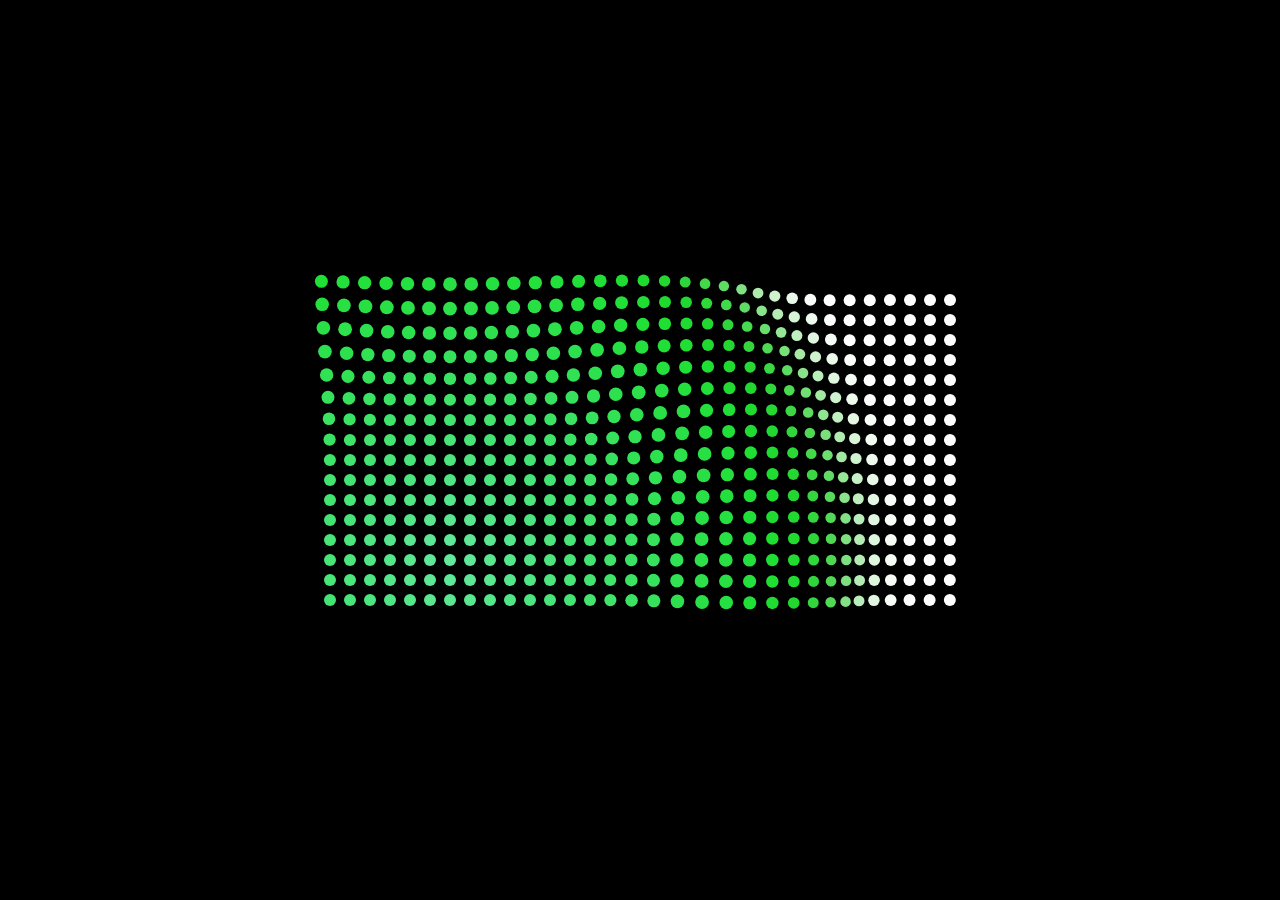
<file: js/anime-master/anime-master/documentation/examples/advanced-staggering-2.html>
<!DOCTYPE html>
<html>
<head>
  <title>advanced staggering • anime.js</title>
  <meta charset="utf-8">
  <meta name="viewport" content="width=device-width, initial-scale=1, maximum-scale=1">
  <meta property="og:title" content="anime.js">
  <meta property="og:url" content="https://animejs.com">
  <meta property="og:description" content="Javascript Animation Engine">
  <meta property="og:image" content="https://animejs.com/documentation/assets/img/icons/og.png">
  <meta name="twitter:card" content="summary">
  <meta name="twitter:title" content="anime.js">
  <meta name="twitter:site" content="@juliangarnier">
  <meta name="twitter:description" content="Javascript Animation Engine">
  <meta name="twitter:image" content="https://animejs.com/documentation/assets/img/icons/twitter.png">
  <link rel="apple-touch-icon-precomposed" href="../assets/img/social-media-image.png">
  <link rel="icon" type="image/png" href="../assets/img/favicon.png" >
  <link href="../assets/css/animejs.css" rel="stylesheet">
  <link href="../assets/css/documentation.css" rel="stylesheet">
  <style>

    :root {
      font-size: 20px;
    }

    body {
      display: flex;
      flex-wrap: wrap;
      justify-content: center;
      align-items: center;
      height: 100vh;
      background-color: #000;
    }

    .stagger-visualizer {
      display: flex;
      flex-wrap: wrap;
      justify-content: center;
      align-items: center;
      position: relative;
      width: 32rem;
      height: 16rem;
    }

    .dots-wrapper {
      position: absolute;
      display: flex;
      flex-wrap: wrap;
      justify-content: center;
      align-items: center;
      width: 100%;
      height: 100%;
    }

    .stagger-visualizer .dot {
      position: relative;
      width: calc(1rem - 8px);
      height: calc(1rem - 8px);
      margin: 4px;
      border-radius: 50%;
      background-color: currentColor;
    }

  </style>
</head>
<body>

  <div class="stagger-visualizer">
    <div class="dots-wrapper"></div>
  </div>

</body>
<script type="module">

  import anime from '../../src/index.js';

  var advancedStaggeringAnimation = (function() {

    var staggerVisualizerEl = document.querySelector('.stagger-visualizer');
    var dotsWrapperEl = staggerVisualizerEl.querySelector('.dots-wrapper');
    var dotsFragment = document.createDocumentFragment();
    var grid = [32, 16];
    var cellSize = 1;
    var numberOfElements = grid[0] * grid[1];
    var animation;
    var paused = true;

    for (var i = 0; i < numberOfElements; i++) {
      var dotEl = document.createElement('div');
      dotEl.classList.add('dot');
      dotsFragment.appendChild(dotEl);
    }

    dotsWrapperEl.appendChild(dotsFragment);

    var index = anime.random(0, numberOfElements-1);
    var nextIndex = 0;

    function play() {

      paused = false;
      if (animation) animation.pause();

      nextIndex = anime.random(0, numberOfElements-1);

      var saturation = 75;

      var colorStart = anime.random(0, 256);
      var colorEnd = anime.random(0, 256);
      var colorRangeValue = [colorStart, colorEnd];
      var luminosityStart = anime.random(60, 80);
      var luminosityEnd = anime.random(20, 40);
      var luminosityRangeValue = [luminosityStart, luminosityEnd];

      function staggeredGridColors(el, i, total) {
        var hue = Math.round(anime.stagger(colorRangeValue, {grid: grid, from: index})(el, i, total));
        var luminosity = Math.round(anime.stagger(luminosityRangeValue, {grid: grid, from: index})(el, i, total));
        return 'hsl(' + hue + ', ' + saturation + '%, ' + luminosity + '%)';
      }

      animation = anime({
        targets: '.stagger-visualizer .dot',
        keyframes: [
          {
            zIndex: function(el, i, total) {
              return Math.round(anime.stagger([numberOfElements, 0], {grid: grid, from: index})(el, i, total));
            },
            translateX: anime.stagger('-.001rem', {grid: grid, from: index, axis: 'x'}),
            translateY: anime.stagger('-.001rem', {grid: grid, from: index, axis: 'y'}),
            duration: 200
          }, {
            translateX: anime.stagger('.075rem', {grid: grid, from: index, axis: 'x'}),
            translateY: anime.stagger('.075rem', {grid: grid, from: index, axis: 'y'}),
            scale: anime.stagger([2, .2], {grid: grid, from: index}),
            backgroundColor: staggeredGridColors,
            duration: 450
          }, {
            translateX: 0,
            translateY: 0,
            scale: 1,
            duration: 500,
          }
        ],
        delay: anime.stagger(60, {grid: grid, from: index}),
        easing: 'easeInOutQuad',
        complete: play
      }, 30)

      index = nextIndex;

    }

    play();

  })();

</script>
</html>
</file>
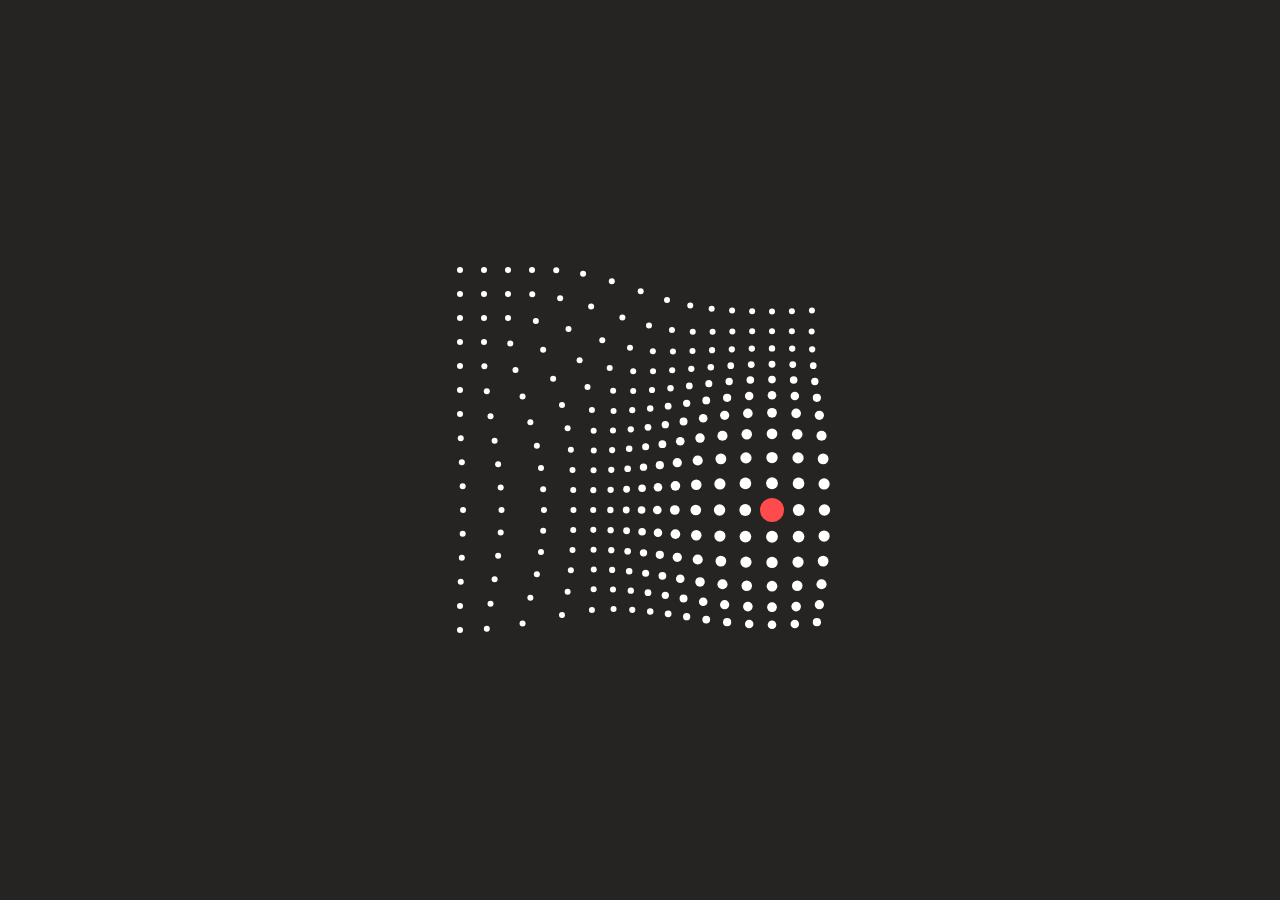
<file: js/anime-master/anime-master/documentation/examples/advanced-staggering.html>
<!DOCTYPE html>
<html>
<head>
  <title>advanced staggering • anime.js</title>
  <meta charset="utf-8">
  <meta name="viewport" content="width=device-width, initial-scale=1, maximum-scale=1">
  <meta property="og:title" content="anime.js">
  <meta property="og:url" content="https://animejs.com">
  <meta property="og:description" content="Javascript Animation Engine">
  <meta property="og:image" content="https://animejs.com/documentation/assets/img/icons/og.png">
  <meta name="twitter:card" content="summary">
  <meta name="twitter:title" content="anime.js">
  <meta name="twitter:site" content="@juliangarnier">
  <meta name="twitter:description" content="Javascript Animation Engine">
  <meta name="twitter:image" content="https://animejs.com/documentation/assets/img/icons/twitter.png">
  <link rel="apple-touch-icon-precomposed" href="../assets/img/social-media-image.png">
  <link rel="icon" type="image/png" href="../assets/img/favicon.png" >
  <link href="../assets/css/animejs.css" rel="stylesheet">
  <link href="../assets/css/documentation.css" rel="stylesheet">
  <style>

    :root {
      font-size: 24px;
    }

    body {
      display: flex;
      flex-wrap: wrap;
      justify-content: center;
      align-items: center;
      height: 100vh;
    }

    .stagger-visualizer {
      position: relative;
      display: flex;
      flex-wrap: wrap;
      justify-content: center;
      align-items: center;
      width: 16rem;
      height: 16rem;
    }

    .stagger-visualizer .dot {
      position: relative;
      width: .25rem;
      height: .25rem;
      margin: .375rem;
      background-color: currentColor;
      border-radius: 50%;
    }

    .stagger-visualizer .cursor {
      position: absolute;
      z-index: 1;
      top: 0;
      left: 0;
      width: 1rem;
      height: 1rem;
      background-color: currentColor;
      border-radius: 50%;
    }

  </style>
</head>
<body>

  <div class="stagger-visualizer">
    <div class="cursor color-red"></div>
  </div>

</body>
<script type="module">

  import anime from '../../src/index.js';

  const staggerVisualizerEl = document.querySelector('.stagger-visualizer');
  const fragment = document.createDocumentFragment();
  const numberOfElements = 16*16;
  var animation;

  for (let i = 0; i < numberOfElements; i++) {
    const dotEl = document.createElement('div');
    dotEl.classList.add('dot');
    fragment.appendChild(dotEl);
  }

  staggerVisualizerEl.appendChild(fragment);

  let index = anime.random(0, numberOfElements);
  let nextIndex = 0;

  function animateGrid() {

    if (animation) animation.pause();

    nextIndex = anime.random(0, numberOfElements);

    anime.set('.cursor', {
      translateX: anime.stagger('-1rem', {grid: [16, 16], from: index, axis: 'x'}),
      translateY: anime.stagger('-1rem', {grid: [16, 16], from: index, axis: 'y'})
    });

    animation = anime.timeline({
      easing: 'easeInOutQuad',
      complete: animateGrid
    })
    .add({
      targets: '.cursor',
      keyframes: [
        { scale: .625 }, 
        { scale: 1.125 },
        { scale: 1 }
      ],
      duration: 600
    })
    .add({
      targets: '.dot',
      keyframes: [
        {
          translateX: anime.stagger('-.175rem', {grid: [16, 16], from: index, axis: 'x'}),
          translateY: anime.stagger('-.175rem', {grid: [16, 16], from: index, axis: 'y'}),
          duration: 200
        }, {
          translateX: anime.stagger('.125rem', {grid: [16, 16], from: index, axis: 'x'}),
          translateY: anime.stagger('.125rem', {grid: [16, 16], from: index, axis: 'y'}),
          scale: 2,
          duration: 500
        }, {
          translateX: 0,
          translateY: 0,
          scale: 1,
          duration: 600,
        }
      ],
      delay: anime.stagger(50, {grid: [16, 16], from: index})
    }, '-=600')
    .add({
      targets: '.cursor',
      translateX: { value: anime.stagger('-1rem', {grid: [16, 16], from: nextIndex, axis: 'x'}), duration: anime.random(400, 1200) },
      translateY: { value: anime.stagger('-1rem', {grid: [16, 16], from: nextIndex, axis: 'y'}), duration: anime.random(400, 1200) },
      easing: 'easeOutSine'
    }, '-=1100')

    index = nextIndex;

  }

  animateGrid();

</script>
</html>
</file>
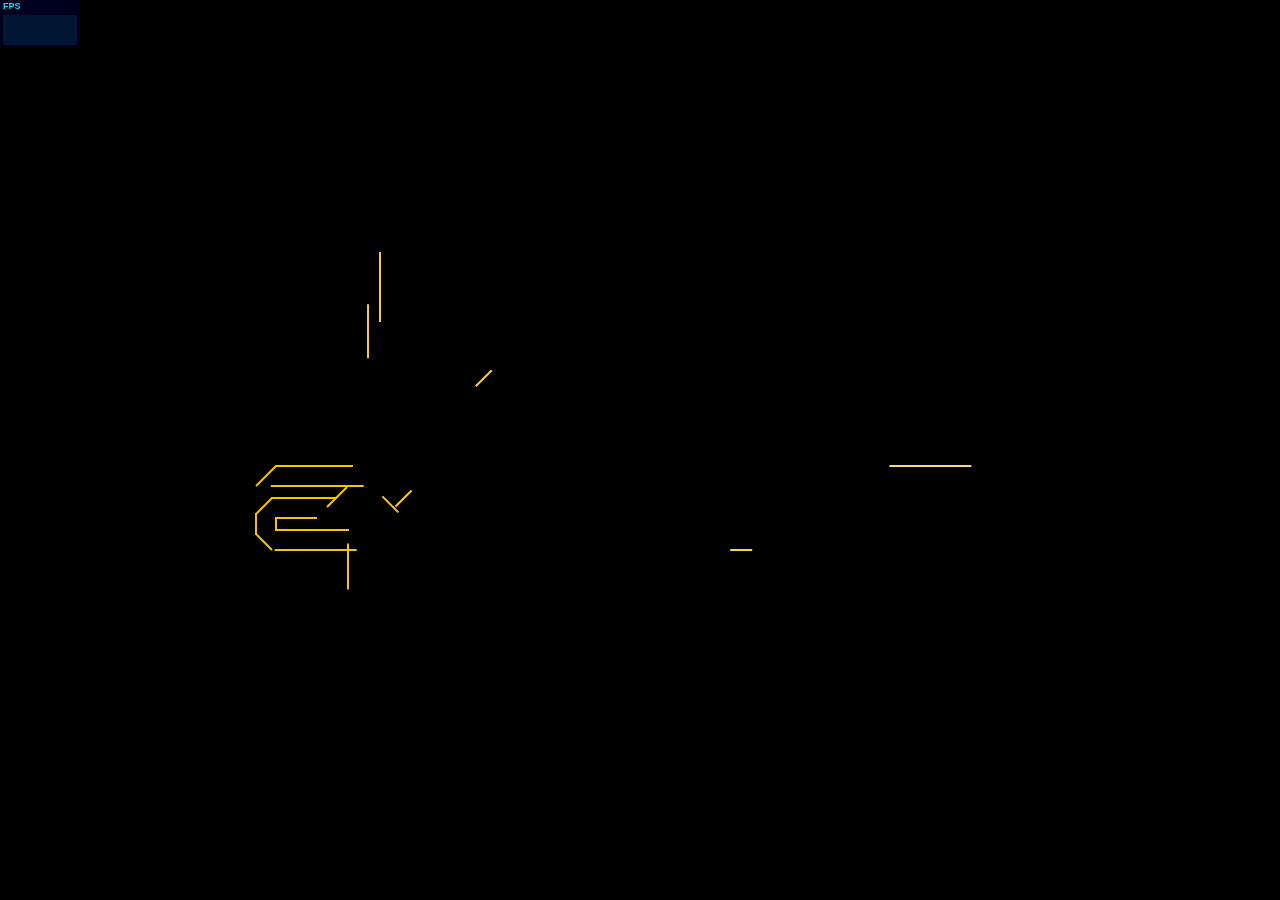
<file: js/anime-master/anime-master/documentation/examples/animejs-mgs-logo-animation.html>
<!DOCTYPE html>
<html>
<head>
  <title>Anime MGS logo animation | anime.js</title>
  <meta charset="utf-8">
  <meta name="viewport" content="width=device-width, initial-scale=1, maximum-scale=1">
  <meta property="og:title" content="anime.js">
  <meta property="og:url" content="https://animejs.com">
  <meta property="og:description" content="Javascript Animation Engine">
  <meta property="og:image" content="https://animejs.com/documentation/assets/img/icons/og.png">
  <meta name="twitter:card" content="summary">
  <meta name="twitter:title" content="anime.js">
  <meta name="twitter:site" content="@juliangarnier">
  <meta name="twitter:description" content="Javascript Animation Engine">
  <meta name="twitter:image" content="https://animejs.com/documentation/assets/img/icons/twitter.png">
  <link rel="apple-touch-icon-precomposed" href="../assets/img/social-media-image.png">
  <link rel="icon" type="image/png" href="../assets/img/favicon.png">
  <link href="../assets/css/animejs.css" rel="stylesheet">
  <link href="../assets/css/documentation.css" rel="stylesheet">
  <script src="../../lib/anime.min.js"></script>
  <!-- <script src="../assets/js/anime/anime.2.2.0.js"></script> -->
  <style>

    html,
    body {
      background-color: black;
    }

    section {
      position: absolute;
      width: 100%;
      height: 100%;
      display: flex;
      justify-content: center;
    }

    .mgs-logo { margin: auto; }
    .vert { transform-origin: center bottom; }
    .hori { transform-origin: 0% 50%; }
    .diag-left { transform-origin: 100% 100%; }
    .diag-right { transform-origin: 100% 0%; }

    .stripes path,
    .text-fills path,
    .katakana path,
    .line {
      opacity: 0
    }

  </style>
</head>
<body>
  <section>
    <svg class="mgs-logo" width="100%" height="448" viewBox="0 0 1024 448">
      <g class="stripes" transform="translate(321.000000, 160.000000)" fill="#FFF">
        <path d="M8,20 L12,16 L92,16 L88,20 L8,20 L8,20 L8,20 L8,20 Z" class="stripe stripe-left"></path>
        <path d="M4,24 L0,28 L80,28 L84,24 L4,24 L4,24 L4,24 L4,24 Z" class="stripe stripe-left"></path>
        <path d="M16,12 L20,8 L100,8 L96,12 L16,12 L16,12 L16,12 L16,12 Z" class="stripe stripe-left"></path>
        <path d="M24,4 L28,0 L108,7.10542736e-15 L104,4 L24,4 L24,4 L24,4 L24,4 Z" class="stripe stripe-left"></path>
      </g>
      <g class="stripes" transform="translate(592.000000, 160.000000)" fill="#FFF">
        <path d="M8,20 L12,16 L92,16 L88,20 L8,20 L8,20 L8,20 L8,20 Z" class="stripe stripe-right"></path>
        <path d="M4,24 L0,28 L80,28 L84,24 L4,24 L4,24 L4,24 L4,24 Z" class="stripe stripe-right"></path>
        <path d="M16,12 L20,8 L100,8 L96,12 L16,12 L16,12 L16,12 L16,12 Z" class="stripe stripe-right"></path>
        <path d="M24,4 L28,0 L108,7.10542736e-15 L104,4 L24,4 L24,4 L24,4 L24,4 Z" class="stripe stripe-right"></path>
      </g>
      <g class="katakana" transform="translate(202.000000, 128.000000)" fill="#FFF">
        <path d="M55,33 L56,32 L136,32 L135,33 L55,33 Z" data-d="M0,92 L60,32 L140,32 L80,92 L0,92 Z"></path>
        <path d="M28,28 L29,28 L1,0 L0,0 L28,28 Z" data-d="M32,28 L230,28 L202,0 L4,0 L32,28 Z"></path>
        <path d="M232,28 L204,0 L205,0 L233,28 L232,28 Z" data-d="M236,28 L208,0 L388,0 L416,28 L236,28 Z"></path>
        <path d="M169,92 L197,64 L199,64 L171,92 L169,92 Z" data-d="M173,92 L201,64 L381,64 L353,92 L173,92 Z"></path>
        <path d="M435,92 L355,92 L356,91 L436,91 L435,92 Z" data-d="M439,92 L359,92 L387,64 L467,64 L439,92 Z"></path>
        <path d="M497,28 L498,28 L470,0 L469,0 L497,28 Z" data-d="M422,28 L502,28 L474,0 L394,0 L422,28 Z"></path>
        <path d="M476,65 L556,65 L555,64 L475,64 L476,65 Z" data-d="M507,92 L587,92 L559,64 L479,64 L507,92 Z"></path>
        <path d="M554,59 L553,60 L473,60 L474,59 L554,59 Z" data-d="M617,0 L557,60 L477,60 L537,0 L617,0 Z"></path>
      </g>
      <g class="text-fills" transform="translate(128.000000, 240.000000)" fill="#FFF">
        <path d="M0,48 L0,68 L16,84 L96,84 L112,68 L112,16 L96,0 L20,0 L0,20 L92,20 L92,64 L20,64 L20,52 L60,52 L80,32 L16,32 L0,48 Z" id="a"></path>
        <path d="M216,84 L236,84 L236,16 L220,0 L140,0 L124,16 L124,84 L144,84 L144,20 L216,20 L216,84 L216,84 Z" id="n"></path>
        <path d="M248,0 L268,0 L268,84 L248,84 L248,0 Z" id="i"></path>
        <path d="M300,20 L300,84 L280,84 L280,16 L296,0 L408,0 L424,16 L424,84 L404,84 L404,20 L362,20 L362,84 L342,84 L342,20 L300,20 Z" id="m"></path>
        <path d="M548,36 L548,16 L532,2.55795385e-13 L452,2.4158453e-13 L436,16 L436,68 L452,84 L528,84 L548,64 L456,64 L456,20 L528,20 L528,32 L488,32 L468,52 L532,52 L548,36 L548,36 Z" id="e"></path>
        <path d="M562,64 L582,84 L626,84 L642,68 L642,0 L622,0 L622,64 L562,64 Z" id="j"></path>
        <path d="M674,20 L766,20 L746,0 L670,0 L654,16 L654,36 L670,52 L746,52 L746,64 L654,64 L674,84 L750,84 L766,68 L766,48 L750,32 L674,32 L674,20 Z" id="s"></path>
      </g>
      <g stroke="#FFF" stroke-width="2" fill="none" fill-rule="evenodd">
        <path d="M148,292 L148,304" class="line vert" stroke-linecap="square"></path>
        <path d="M128,288 L128,308" class="line vert" stroke-linecap="square"></path>
        <path d="M148,240 L128,260" class="line diag-right"></path>
        <path d="M128,308 L144,324" class="line diag-left"></path>
        <path d="M144,272 L128,288" class="line diag-right"></path>
        <path d="M148,240 L224,240" class="line hori" stroke-linecap="square"></path>
        <path d="M144,272 L208,272" class="line hori" stroke-linecap="square"></path>
        <path d="M148,292 L188,292" class="line hori" stroke-linecap="square"></path>
        <path d="M148,304 L220,304" class="line hori" stroke-linecap="square"></path>
        <path d="M144,324 L224,324" class="line hori" stroke-linecap="square"></path>
        <path d="M129,260 L220,260" class="line hori" stroke-linecap="square"></path>
        <path d="M208,272 L188,292" class="line diag-right"></path>
        <path d="M220,260 L220,304" class="line vert" stroke-linecap="square"></path>
        <path d="M224,240 L240,256" class="line diag-left"></path>
        <path d="M240,308 L224,324" class="line diag-right"></path>
        <path d="M240,256 L240,308" class="line vert" stroke-linecap="square"></path>
        <path d="M252,256 L252,324" class="line vert" stroke-linecap="square"></path>
        <path d="M268,240 L252,256" class="line diag-right"></path>
        <path d="M252,324 L272,324" class="line hori" stroke-linecap="square"></path>
        <path d="M272,260 L272,324" class="line vert" stroke-linecap="square"></path>
        <path d="M268,240 L348,240" class="line hori" stroke-linecap="square"></path>
        <path d="M272,260 L344,260" class="line hori" stroke-linecap="square"></path>
        <path d="M344,260 L344,324" class="line vert" stroke-linecap="square"></path>
        <path d="M348,240 L364,256" class="line diag-left"></path>
        <path d="M344,324 L364,324" class="line hori" stroke-linecap="square"></path>
        <path d="M364,256 L364,324" class="line vert" stroke-linecap="square"></path>
        <path d="M376,240 L376,324" class="line vert" stroke-linecap="square"></path>
        <path d="M376,324 L396,324" class="line hori" stroke-linecap="square"></path>
        <path d="M376,240 L396,240" class="line hori" stroke-linecap="square"></path>
        <path d="M396,240 L396,324" class="line vert" stroke-linecap="square"></path>
        <path d="M408,256 L408,324" class="line vert" stroke-linecap="square"></path>
        <path d="M424,240 L408,256" class="line diag-right"></path>
        <path d="M408,324 L428,324" class="line hori" stroke-linecap="square"></path>
        <path d="M428,261 L428,323" class="line vert" stroke-linecap="square"></path>
        <path d="M424,240 L536,240" class="line hori" stroke-linecap="square"></path>
        <path d="M428,260 L470,260" class="line hori" stroke-linecap="square"></path>
        <path d="M470,261 L470,323" class="line vert" stroke-linecap="square"></path>
        <path d="M470,324 L490,324" class="line hori" stroke-linecap="square"></path>
        <path d="M490,261 L490,323" class="line vert" stroke-linecap="square"></path>
        <path d="M490,260 L532,260" class="line hori" stroke-linecap="square"></path>
        <path d="M532,261 L532,323" class="line vert" stroke-linecap="square"></path>
        <path d="M536,240 L552,256" class="line diag-left"></path>
        <path d="M532,324 L552,324" class="line hori" stroke-linecap="square"></path>
        <path d="M552,256 L552,324" class="line vert" stroke-linecap="square"></path>
        <path d="M564,256 L564,308" class="line vert" stroke-linecap="square"></path>
        <path d="M564,308 L580,324" class="line diag-left"></path>
        <path d="M580,240 L564,256" class="line diag-right"></path>
        <path d="M584,260 L584,304" class="line vert" stroke-linecap="square"></path>
        <path d="M616,272 L596,292" class="line diag-right"></path>
        <path d="M580,240 L660,240" class="line hori" stroke-linecap="square"></path>
        <path d="M584,260 L656,260" class="line hori" stroke-linecap="square"></path>
        <path d="M580,324 L656,324" class="line hori" stroke-linecap="square"></path>
        <path d="M596,292 L660,292" class="line hori" stroke-linecap="square"></path>
        <path d="M616,272 L656,272" class="line hori" stroke-linecap="square"></path>
        <path d="M656,260 L656,272" class="line vert" stroke-linecap="square"></path>
        <path d="M660,240 L676,256" class="line diag-left"></path>
        <path d="M676,304 L656,324" class="line diag-right"></path>
        <path d="M676,276 L660,292" class="line diag-right"></path>
        <path d="M584,304 L676,304" class="line hori" stroke-linecap="square"></path>
        <path d="M676,256 L676,276" class="line vert" stroke-linecap="square"></path>
        <path d="M690,304 L710,324" class="line diag-left"></path>
        <path d="M690,304 L750,304" class="line hori" stroke-linecap="square"></path>
        <path d="M710,324 L754,324" class="line hori" stroke-linecap="square"></path>
        <path d="M750,240 L750,304" class="line vert" stroke-linecap="square"></path>
        <path d="M770,308 L754,324" class="line diag-right"></path>
        <path d="M750,240 L770,240" class="line hori" stroke-linecap="square"></path>
        <path d="M770,240 L770,308" class="line vert" stroke-linecap="square"></path>
        <path d="M782,256 L782,276" class="line vert" stroke-linecap="square"></path>
        <path d="M782,276 L798,292" class="line diag-left"></path>
        <path d="M782,304 L802,324" class="line diag-left"></path>
        <path d="M798,240 L782,256" class="line diag-right"></path>
        <path d="M802,260 L802,272" class="line vert" stroke-linecap="square"></path>
        <path d="M798,240 L874,240" class="line hori" stroke-linecap="square"></path>
        <path d="M802,272 L878,272" class="line hori" stroke-linecap="square"></path>
        <path d="M802,324 L878,324" class="line hori" stroke-linecap="square"></path>
        <path d="M798,292 L874,292" class="line hori" stroke-linecap="square"></path>
        <path d="M782,304 L874,304" class="line hori" stroke-linecap="square"></path>
        <path d="M874,292 L874,304" class="line vert" stroke-linecap="square"></path>
        <path d="M878,272 L894,288" class="line diag-left"></path>
        <path d="M874,240 L894,260" class="line diag-left"></path>
        <path d="M894,308 L878,324" class="line diag-right"></path>
        <path d="M802,260 L894,260" class="line hori" stroke-linecap="square"></path>
        <path d="M894,288 L894,308" class="line vert" stroke-linecap="square"></path>
      </g>
    </svg>
  </section>
  <script>

  var logoAnimation = anime.timeline({
    direction: 'alternate',
    loop: true
  });

  logoAnimation
  .add({
      targets: '.stripes path',
      translateX: [-1000, 0],
      opacity: {
        value: 1,
        duration: 100
      },
      fill: '#F9C100',
      delay: (el, i) => 2200 + (i * 75),
      duration: 400,
      easing: 'easeOutExpo',
    }, 0)
  .add({
      targets: '.katakana path',
      d: (el) => el.getAttribute('data-d'),
      opacity: {
        value: [0, 1],
        duration: 100
      },
      fill: '#F9C100',
      delay: (el, i) => 2400 + (i * 120),
      duration: 1200,
      easing: 'easeOutCirc',
    }, 0)
    .add({
      targets: '.text-fills path',
      opacity: [0, 1],
      fill: '#F9C100',
      easing: 'easeOutExpo',
      duration: 200,
      delay: (t, i) => 3300 + (anime.random(0, 450)),
    }, 0)
    .add({
      targets: '.line',
      translateX: (target) => {
        let x = 1200;
        let translate;
        if (target.classList.contains('hori')) translate = anime.random(0, 1) ? x : -x;
        if (target.classList.contains('diag-right') || target.classList.contains('diag-left')) translate =  x / 3;
        return [translate, 0];
      },
      translateY: (target) => {
        let y = 1200;
        let translate;
        if (target.classList.contains('vert')) translate = anime.random(0, 1) ? y : -y;
        if (target.classList.contains('diag-right')) translate =  -y / 3;
        if (target.classList.contains('diag-left')) translate =  y / 3;
        return [translate, 0];
      },
      stroke: '#F9C100',
      opacity: {
        value: [0, 1],
        duration: 100,
      },
      delay: (t, i) => (i * 25),
      duration: 500,
      easing: 'easeOutSine',
    }, 0);

  </script>
  <script src="../assets/js/vendors/stats.min.js"></script>
</body>
</html>
</file>
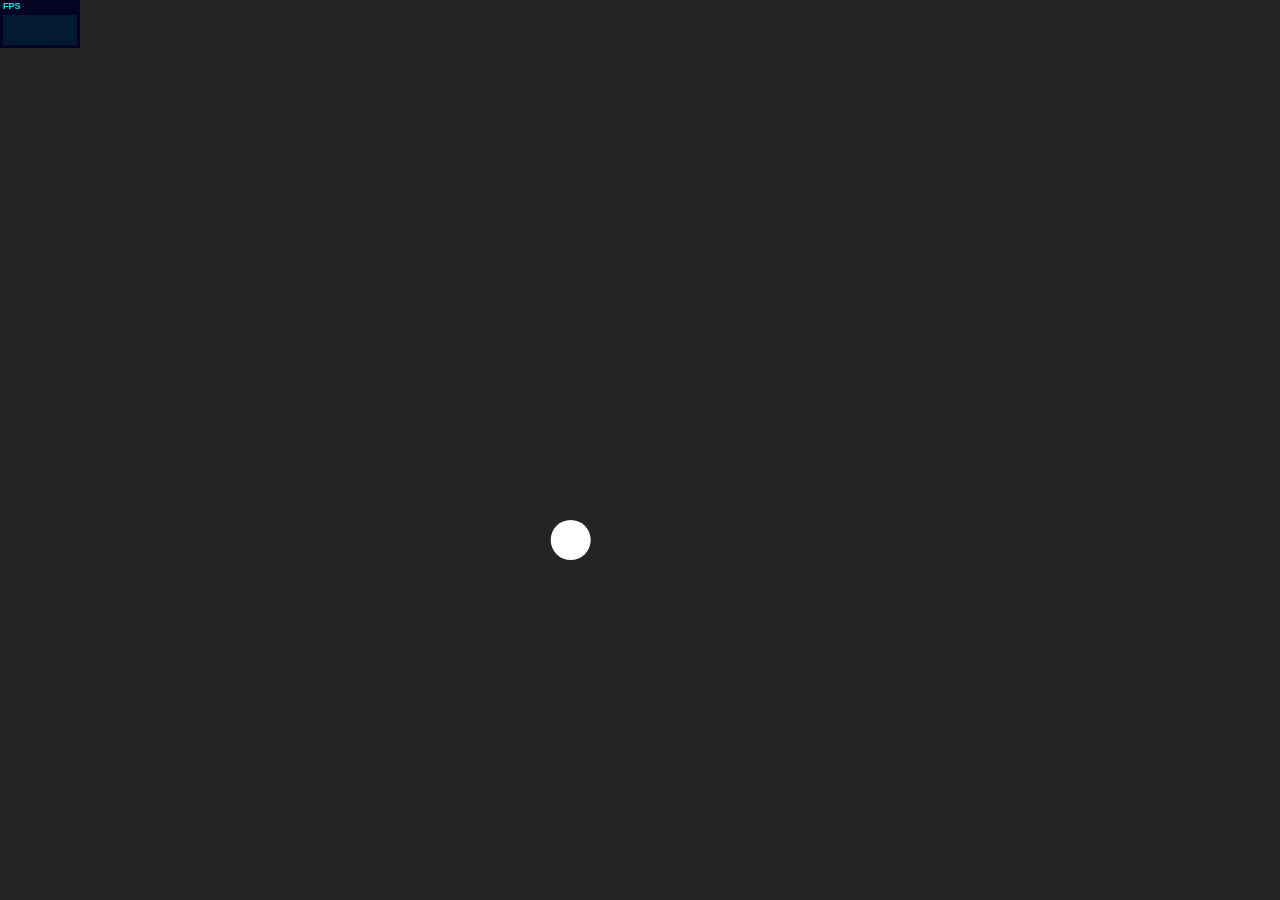
<file: js/anime-master/anime-master/documentation/examples/animejs-v2-logo-animation.html>
<!DOCTYPE html>
<html>
<head>
  <title>Anime logo animation | anime.js</title>
  <meta charset="utf-8">
  <meta name="viewport" content="width=device-width, initial-scale=1, maximum-scale=1">
  <meta property="og:title" content="anime.js">
  <meta property="og:url" content="https://animejs.com">
  <meta property="og:description" content="Javascript Animation Engine">
  <meta property="og:image" content="https://animejs.com/documentation/assets/img/icons/og.png">
  <meta name="twitter:card" content="summary">
  <meta name="twitter:title" content="anime.js">
  <meta name="twitter:site" content="@juliangarnier">
  <meta name="twitter:description" content="Javascript Animation Engine">
  <meta name="twitter:image" content="https://animejs.com/documentation/assets/img/icons/twitter.png">
  <link rel="apple-touch-icon-precomposed" href="../assets/img/social-media-image.png">
  <link rel="icon" type="image/png" href="../assets/img/favicon.png">
  <link href="../assets/css/animejs.css" rel="stylesheet">
  <link href="../assets/css/documentation.css" rel="stylesheet">
  <script src="../../lib/anime.min.js"></script>
  <!-- <script src="../assets/js/anime/anime.2.2.0.js"></script> -->
  <style>
    body {
      opacity: 0;
      display: flex;
      flex-direction: column;
      justify-content: center;
    }
    body.ready {
      opacity: 1;
    }
    .logo-animation {
      display: flex;
      align-items: center;
      justify-content: center;
      width: 100%;
      margin-top: -40px;
    }
    .letters {
      position: relative;
      display: flex;
      width: 682px;
      height: 162px;
    }
    .letter {
      position: relative;
      width: 162px;
      height: 162px;
    }
    .letter:not(:first-child) {
      margin-left: -42px;
    }
    .letter-i {
      z-index: 1;
      width: 82px;
      transform-origin: 100% 50%;
    }
    .dot {
      position: absolute;
      width: 42px;
      height: 42px;
      transform: scale(0);
    }
    .dot-i {
      top: 0;
      left: 240px;
    }
    .dot-e {
      bottom: 0;
      right: 0;
    }
    .logo-icon {
      display: flex;
      position: absolute;
      left: 230px;
      top: -10px;
      width: 222px;
      height: 62px;
    }
    .icon {
      width: 62px;
      height: 62px;
      opacity: 0;
    }
    .icon-text {
      position: absolute;
      top: 60px;
      left: 60px;
      width: 160px;
      height: 62px;
    }
    .icon-text path,
    .icon-text polygon {
      opacity: 0;
    }
  </style>
</head>
<body>
  <div class="logo-animation">
    <div class="letters">
      <div class="letter letter-a">
        <svg viewBox="0 0 162 162">
          <g fill="none" fill-rule="evenodd" stroke="#5E89FB">
            <path class="fill in" stroke-width="40" d="M101 141H81a60 60 0 1 1 0-120c33.14 0 59 26.86 60 60v80"/>
            <path class="fill out" stroke-width="40" d="M141 161V81c-1-33.14-26.86-60-60-60a60 60 0 1 0 0 120h20"/>
            <path class="line out" stroke-width="2" d="M121 161V81.33C120.18 58.59 102.7 41 81 41a40 40 0 1 0 0 80h20v40H81A80 80 0 1 1 81 1c43.8 0 78.66 35.27 80 79.7V161h-40z"/>
          </g>
        </svg>
      </div>
      <div class="letter letter-n">
        <svg viewBox="0 0 162 162">
          <g fill="none" fill-rule="evenodd" stroke="#FB155A">
            <path class="fill in" stroke-width="40" d="M21 161V1"/>
            <path class="fill out" stroke-width="40" d="M21 1v160"/>
            <path class="fill in" stroke-width="40" d="M21 161V81c1-33.14 26.86-60 60-60a60 60 0 0 1 60 60v80"/>
            <path class="fill out" stroke-width="40" d="M141 161V81a60 60 0 0 0-60-60c-33.14 0-59 26.86-60 60v80"/>
            <path class="line out" stroke-width="2" d="M41 161V1H1v160h40z"/>
            <path class="line out" stroke-width="2" d="M1 161V80.4C2.35 36.27 37.2 1 81 1a80 80 0 0 1 80 80v80h-40V81a40 40 0 0 0-40-40c-21.7 0-39.18 17.59-40 40.33V161H1z"/>
          </g>
        </svg>
      </div>
      <div class="letter letter-i">
        <svg viewBox="0 0 82 162">
          <g fill="none" fill-rule="evenodd" stroke="#18FF92">
            <path class="fill in" stroke-width="40" d="M21 61v20a60 60 0 0 0 60 60"/>
            <path class="fill out" stroke-width="40" d="M81 141a60 60 0 0 1-60-60V61"/>
            <path class="line out" stroke-width="2" d="M81 121a40 40 0 0 1-40-40V61H1v20a80 80 0 0 0 80 80v-40z"/>
          </g>
        </svg>
      </div>
      <div class="letter letter-m-1">
        <svg viewBox="0 0 162 162">
          <g fill="none" fill-rule="evenodd" stroke="#5E89FB">
            <path class="fill in" stroke-width="40" d="M21 161V1"/>
            <path class="fill out" stroke-width="40" d="M21 1v160"/>
            <path class="fill in" stroke-width="40" d="M21 161V81c1-33.14 26.86-60 60-60a60 60 0 0 1 60 60v80"/>
            <path class="fill out" stroke-width="40" d="M141 161V81a60 60 0 0 0-60-60c-33.14 0-59 26.86-60 60v80"/>
            <path class="line out" stroke-width="2" d="M41 161V1H1v160h40z"/>
            <path class="line out" stroke-width="2" d="M1 161V80.4C2.35 36.27 37.2 1 81 1a80 80 0 0 1 80 80v80h-40V81a40 40 0 0 0-40-40c-21.7 0-39.18 17.59-40 40.33V161H1z"/>
          </g>
        </svg>
      </div>
      <div class="letter letter-m-2">
        <svg viewBox="0 0 162 162">
          <g fill="none" fill-rule="evenodd" stroke="#FB155A">
            <path class="fill in" stroke-width="40" d="M21 161V81c1-33.14 26.86-60 60-60a60 60 0 0 1 60 60v80"/>
            <path class="fill out" stroke-width="40" d="M141 161V81a60 60 0 0 0-60-60c-33.14 0-59 26.86-60 60v80"/>
            <path class="line out" stroke-width="2" d="M1 161V80.4C2.35 36.27 37.2 1 81 1a80 80 0 0 1 80 80v80h-40V81a40 40 0 0 0-40-40c-21.7 0-39.18 17.59-40 40.33V161H1z"/>
          </g>
        </svg>
      </div>
      <div class="letter letter-e">
        <svg viewBox="0 0 162 162">
          <g fill="none" fill-rule="evenodd" stroke="#18FF92">
            <path class="fill in" stroke-width="40" d="M81 101h60V81c-1-33.14-26.86-60-60-60a60 60 0 1 0 0 120"/>
            <path class="fill out" stroke-width="40" d="M81 141a60 60 0 1 1 0-120c33.14 0 59 26.86 60 60v20H81"/>
            <path class="line out" stroke-width="2" d="M81 81v40h80V80.7C159.66 36.27 124.8 1 81 1a80 80 0 1 0 0 160v-40a40 40 0 1 1 0-80c21.6 0 39.01 17.42 39.99 40H81z"/>
          </g>
        </svg>
      </div>
      <div class="logo-icon">
        <div class="icon">
          <svg viewBox="0 0 62 62">
            <g fill="none" fill-rule="evenodd" stroke-width="2" transform="translate(1 1)">
              <path class="icon-curve" stroke="#FF1554" d="M0 16a80.88 80.88 0 0 1 44 44"/>
              <path class="icon-line" stroke="#5E89FB" d="M4 0h54a2 2 0 0 1 2 2.01V58A2 2 0 0 1 58 60H2a2 2 0 0 1-2-2.01V2A2 2 0 0 1 2 0h2z"/>
              <rect width="40" height="40" x="10" y="10" stroke="#18FF92" rx="20"/>
            </g>
          </svg>
        </div>
        <div class="icon-text">
          <svg viewBox="0 0 160 62">
            <g fill="#FBF3FB" fill-rule="evenodd">
              <path d="M27.33 18h1.73l10.15 25.7h-1.69l-3.24-8.24H21.97l-3.28 8.24H17L27.33 18zm6.45 16.1l-5.51-14.55h-.07l-5.73 14.54h11.3z"/>
              <polygon points="51.334 18 53.314 18 69.55 41.58 69.622 41.58 69.622 18 71.206 18 71.206 43.704 69.334 43.704 52.99 19.944 52.918 19.944 52.918 43.704 51.334 43.704"/>
              <polygon points="86.027 18 87.611 18 87.611 43.704 86.027 43.704"/>
              <polygon points="102.433 18 104.701 18 114.745 41.94 114.817 41.94 124.753 18 127.021 18 127.021 43.704 125.437 43.704 125.437 19.944 125.365 19.944 115.573 43.704 113.989 43.704 104.089 19.944 104.017 19.944 104.017 43.704 102.433 43.704"/>
              <polygon points="141.843 18 159.123 18 159.123 19.368 143.427 19.368 143.427 29.664 158.187 29.664 158.187 31.032 143.427 31.032 143.427 42.336 159.303 42.336 159.303 43.704 141.843 43.704"/>
            </g>
          </svg>
        </div>
      </div>
      <div class="dot dot-i">
        <svg viewBox="0 0 42 42">
          <g fill="none" fill-rule="evenodd">
            <rect width="40" height="40" x="1" y="1" fill="#17F28C" rx="20"/>
          </g>
        </svg>
      </div>
      <div class="dot dot-e">
        <svg viewBox="0 0 42 42">
          <g fill="none" fill-rule="evenodd">
            <rect width="40" height="40" x="1" y="1" fill="#FFFFFF" rx="20"/>
          </g>
        </svg>
      </div>
    </div>
  </div>
  <script>

    var logoAnimation = (function() {

      var logoEl = document.querySelector('.logo-animation');
      var pathEls = document.querySelectorAll('.logo-animation path:not(.icon-curve)');
      var innerWidth = window.innerWidth;
      var maxWidth = 740;
      var logoScale = innerWidth <= maxWidth ? innerWidth / maxWidth : 1;
      var logoTimeline = anime.timeline({ autoplay: false, direction: 'alternate', loop: true });

      logoEl.style.transform = 'translateY(50px) scale('+logoScale+')';

      for (var i = 0; i < pathEls.length; i++) {
        var el = pathEls[i];
        el.setAttribute('stroke-dashoffset', anime.setDashoffset(el));
      }

      logoTimeline
        .add({
          targets: '.dot-e',
          translateX: [
            { value: -600, duration: 520, delay: 200, easing: 'easeInQuart' },
            { value: [-100, 0], duration: 500, delay: 1000, easing: 'easeOutQuart' }
          ],
          scale: [
            { value: [0, 1], duration: 200, easing: 'easeOutBack' },
            { value: 0, duration: 20, delay: 500, easing: 'easeInQuart' },
            { value: 1, duration: 200, delay: 1000, easing: 'easeOutQuart' },
            { value: 0, duration: 400, delay: 500, easing: 'easeInBack' }
          ]
        }, 0)
        .add({
          targets: '.dot-i',
          translateY: { value: [-200, 0], duration: 500, elasticity: 400 },
          scale: [
            { value: [0, 1], duration: 100, easing: 'easeOutQuart' },
            { value: 0, duration: 400, delay: 1400, easing: 'easeInBack' }
          ],
          delay: 1200
        }, 0)
        .add({
          targets: '.fill.in',
          strokeDashoffset: {
            value: [anime.setDashoffset, 0],
            duration: 600,
            delay: function(el, i, t) { return 700 + ( i * 100 ); },
            easing: 'easeOutQuart'
          },
          stroke: {
            value: ['#FFF', function(el) { return anime.get(el.parentNode, 'stroke') } ],
            duration: 500,
            delay: 500,
            easing: 'easeInQuad'
          },
          opacity: {
            value: 0,
            duration: 1,
            delay: function(el, i, t) { return 1900 + ( i * 80 ); },
          }
        }, 0)
        .add({
          targets: '.fill.out',
          strokeDashoffset: [
            { value: [anime.setDashoffset, anime.setDashoffset], duration: 1890 },
            {
              value: [0, anime.setDashoffset],
              duration: 800,
              delay: function(el, i) { return (i * 80); },
              easing: 'easeInQuart'
            }
          ]
        }, 0)
        .add({
          targets: '.line.out',
          strokeDashoffset: {
            value: [0, anime.setDashoffset],
            duration: 1200,
            delay: function(el, i, t) { return 2500 + ( i * 100 ); },
            easing: 'easeInQuart'
          },
          strokeWidth: {
            value: [0, 2],
            delay: function(el, i, t) { return 2000 + ( i * 100 ); },
            duration: 200,
            easing: 'linear'
          }
        }, 0)
        .add({
          targets: '.icon',
          opacity: { value: 1, duration: 10, delay: 2800, easing: 'linear' },
          translateY: { value: 60, duration: 800 },
          delay: 4200
        }, 0)
        .add({
          targets: '.icon-line',
          strokeDashoffset: [
            { value: [anime.setDashoffset, anime.setDashoffset], duration: 3000 },
            { value: 0, duration: 1200, easing: 'easeInOutQuart' }
          ],
          strokeWidth: {
            value: [8, 2],
            delay: 3000,
            duration: 800,
            easing: 'easeInQuad'
          },
          stroke: {
            value: ['#FFF', function(el) { return anime.get(el, 'stroke') } ],
            duration: 800,
            delay: 3400,
            easing: 'easeInQuad'
          }
        }, 0)
        .add({
          targets: ['.icon-text path', '.icon-text polygon'],
          translateY: [50, 0],
          opacity: { value: [0, 1], duration: 100, easing: 'linear' },
          delay: function(el, i, t) { return 4200 + ( i * 20 ); }
        }, 0)
        
      function init() {
        document.body.classList.add('ready');
        logoTimeline.play();
      }

      return {
        init: init
      }

    })();

    window.onload = function() {
      logoAnimation.init();
    }

  </script>
  <script src="../assets/js/vendors/stats.min.js"></script>
</body>
</html>
</file>
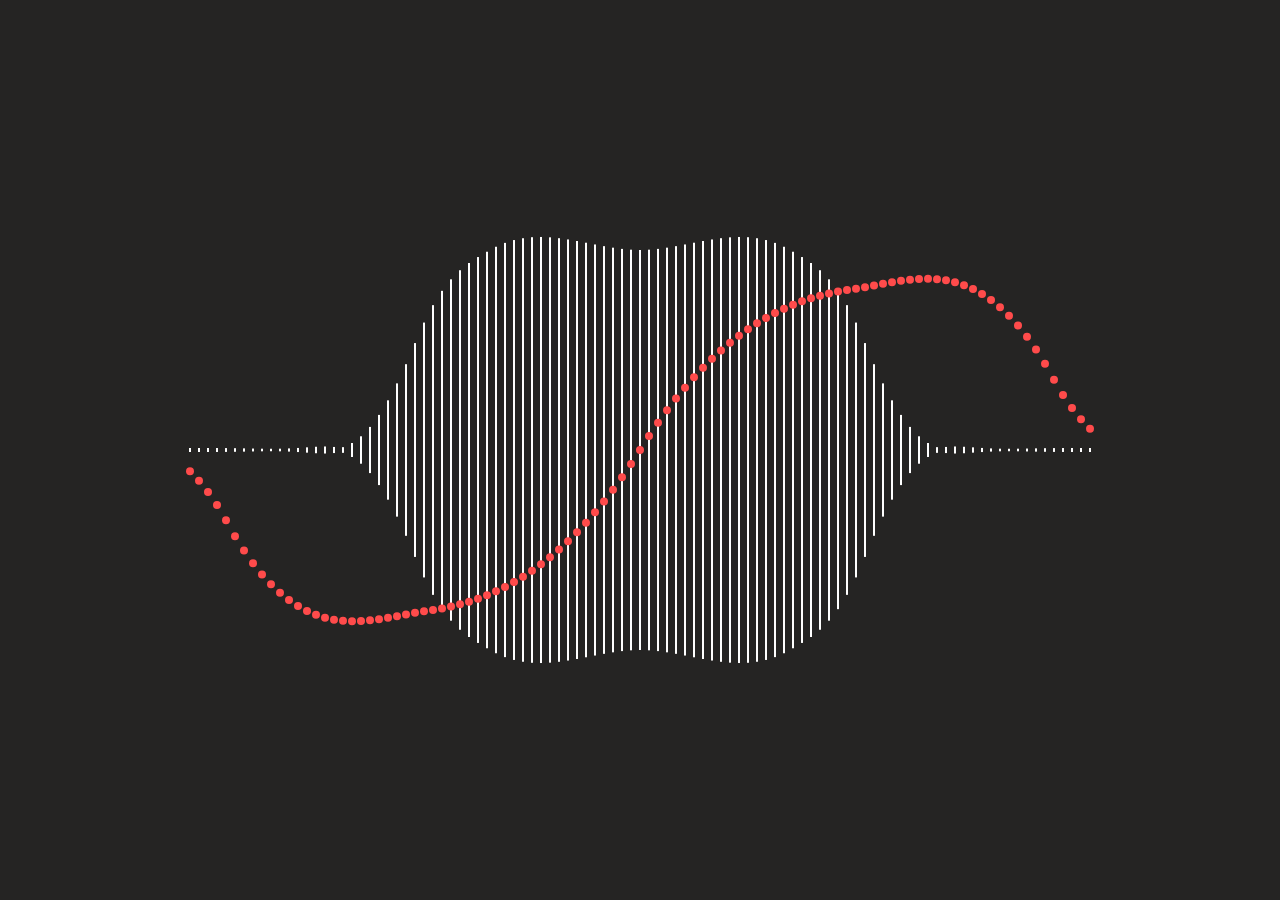
<file: js/anime-master/anime-master/documentation/examples/built-in-easings.html>
<!DOCTYPE html>
<html>
<head>
  <title>built-in easings • anime.js</title>
  <meta charset="utf-8">
  <meta name="viewport" content="width=device-width, initial-scale=1, maximum-scale=1">
  <meta property="og:title" content="anime.js">
  <meta property="og:url" content="https://animejs.com">
  <meta property="og:description" content="Javascript Animation Engine">
  <meta property="og:image" content="https://animejs.com/documentation/assets/img/icons/og.png">
  <meta name="twitter:card" content="summary">
  <meta name="twitter:title" content="anime.js">
  <meta name="twitter:site" content="@juliangarnier">
  <meta name="twitter:description" content="Javascript Animation Engine">
  <meta name="twitter:image" content="https://animejs.com/documentation/assets/img/icons/twitter.png">
  <link rel="apple-touch-icon-precomposed" href="../assets/img/social-media-image.png">
  <link rel="icon" type="image/png" href="../assets/img/favicon.png" >
  <link href="../assets/css/animejs.css" rel="stylesheet">
  <link href="../assets/css/documentation.css" rel="stylesheet">
  <style>

    :root {
      font-size: 24px;
    }

    body {
      display: flex;
      flex-wrap: wrap;
      justify-content: center;
      align-items: center;
      height: 100vh;
    }

    .easing-visualizer {
      position: relative;
      display: flex;
      align-items: center;
      justify-content: space-between;
      width: 100%;
      max-width: 908px;
      padding-bottom: 50%;
    }

    .easing-visualizer .wrapper {
      position: absolute;
      bottom: 0;
      display: flex;
      align-items: center;
      justify-content: space-between;
      width: 100%;
      height: 100%;
    }

    .easing-visualizer .bar {
      width: 2px;
      height: 4px;
      margin: 0 3px;
      background-color: currentColor;
      transform-origin: 50% 50%;
    }

    .easing-visualizer .dot {
      position: relative;
      width: 8px;
      height: 8px;
      background-color: currentColor;
      border-radius: 50%;
    }

  </style>
</head>
<body>

  <div class="easing-visualizer">
    <div class="wrapper bars-wrapper"></div>
    <div class="wrapper dots-wrapper"></div>
  </div>

</body>
<script type="module">

  import anime from '../../src/index.js';

  const easingVisualizerEl = document.querySelector('.easing-visualizer');
  const barsWrapperEl = easingVisualizerEl.querySelector('.bars-wrapper');
  const dotsWrapperEl = easingVisualizerEl.querySelector('.dots-wrapper');
  const barsFragment = document.createDocumentFragment();
  const dotsFragment = document.createDocumentFragment();
  const numberOfBars = 101;

  for (let i = 0; i < numberOfBars; i++) {
    const barEl = document.createElement('div');
    const dotEl = document.createElement('div');
    barEl.classList.add('bar');
    dotEl.classList.add('dot');
    dotEl.classList.add('color-red');
    barsFragment.appendChild(barEl);
    dotsFragment.appendChild(dotEl);
  }

  barsWrapperEl.appendChild(barsFragment);
  dotsWrapperEl.appendChild(dotsFragment);

  // anime.setValue('.easing-visualizer .dot', { translateX: anime.stagger(6) });

  function animateEasing() {

    const easings = [];
    for (let ease in anime.penner) easings.push(ease);
    easings.push('steps('+anime.random(5, 20)+')');
    easings.push('cubicBezier(0.545, 0.475, 0.145, 1)');
    const ease = easings[anime.random(0, easings.length - 1)];
    const duration = 450;

    anime.timeline({
      complete: animateEasing,
      easing: ease,
      duration: duration
    })
    .add({
      targets: '.easing-visualizer .bar',
      scaleY: anime.stagger([1, 100], {easing: ease, from: 'center', direction: 'reverse'}),
      delay: anime.stagger(14, {from: 'center'})
    })
    .add({
      targets: '.easing-visualizer .dot',
      translateY: anime.stagger(['-6rem', '6rem'], {easing: ease, from: 'last'}),
      delay: anime.stagger(10, {from: 'center'})
    }, 0);

  }

  animateEasing();

</script>
</html>
</file>
<file: js/anime-master/anime-master/documentation/assets/css/animejs.css>
@font-face {
 font-family: "Roobert";
 font-weight: 400;
 font-style: normal;
 src: url("../fonts/Roobert-Regular.woff2") format("woff2");
}

@font-face {
 font-family: "Roobert";
 font-weight: 400;
 font-style: italic;
 src: url("../fonts/Roobert-Regular.woff2") format("woff2");
}

@font-face {
 font-family: "Roobert";
 font-weight: 600;
 font-style: normal;
 src: url("../fonts/Roobert-SemiBold.woff2") format("woff2");
}

@font-face {
 font-family: "Roobert";
 font-weight: 600;
 font-style: italic;
 src: url("../fonts/Roobert-SemiBoldItalic.woff2") format("woff2");
}

@font-face {
  font-family: "InputMono";
  src: url("../fonts/InputMono-Regular.woff2") format("woff2"),
      url("../fonts/InputMono-Regular.woff") format("woff");
  font-weight: normal;
  font-style: normal;
}

@font-face {
  font-family: "InputMono";
  src: url("../fonts/InputMono-Bold.woff2") format("woff2"),
      url("../fonts/InputMono-Bold.woff") format("woff");
  font-weight: bold;
  font-style: normal;
}

@font-face {
  font-family: "InputMono";
  src: url("../fonts/InputMono-BoldItalic.woff2") format("woff2"),
      url("../fonts/InputMono-BoldItalic.woff") format("woff");
  font-weight: bold;
  font-style: italic;
}

@font-face {
  font-family: "InputMono";
  src: url("../fonts/InputMono-Italic.woff2") format("woff2"),
      url("../fonts/InputMono-Italic.woff") format("woff");
  font-weight: normal;
  font-style: italic;
}

*, *:before, *:after {
  box-sizing: border-box;
  margin: 0;
  padding: 0;
  border: 0;
  font: inherit;
  vertical-align: baseline;
}

html,
body {
  background-color: #252423;
  color: #F6F4F2;
}

body {
  font-family: Roobert, Helvetica Neue, Helvetica, Arial, sans-serif;
  font-weight: 400;
  font-feature-settings:"tnum" 1, "ss03" 1;
  -webkit-font-smoothing: antialiased;
}

h1, h2 {
  font-weight: 600;
}

input {
  font-family: Roobert, Helvetica Neue, Helvetica, Arial, sans-serif;
  font-variant-numeric: tabular-nums;
}

sup {
  vertical-align: super;
  font-size: .625em;
}

strong {
  font-weight: 600;
}

.color-white { color: #F6F4F2; } /* White */
.color-black { color: #2E2C2C; } /* Black */
.color-red, .color-targets { color: #FF4B4B; }/* red: */
.color-orange, .color-properties { color: #FF8F42; }/* orange: */
.color-lightorange, .color-prop-params { color: #FFC730; }/* lightorange: */
.color-yellow, .color-anim-params { color: #F6FF56; }/* yellow: */
.color-citrus, .color-values { color: #A4FF4F; }/* citrus: */
.color-green, .color-keyframes { color: #18FF74; }/* green: */
.color-darkgreen, .color-staggering { color: #00D672; }/* darkgreen: */
.color-turquoise, .color-tl { color: #3CFFEC; }/* turquoise: */
.color-skyblue, .color-controls { color: #61C3FF; }/* skyblue: */
.color-kingblue, .color-callbacks { color: #5A87FF; }/* kingblue: */
.color-lavender, .color-svg { color: #8453E3; }/* lavender: */
.color-purple, .color-easings { color: #C26EFF; }/* purple: */
.color-pink, .color-helpers { color: #FB89FB; }/* pink: */

.anime-mini-logo {
  width: 100px;
  height: 24px;
  transform: scaleY(.5);
}
</file>
<file: js/anime-master/anime-master/documentation/assets/css/anime-theme.css>
.hljs {
  display: block;
  color: #F6F4F2;
}

.hljs-comment,
.hljs-quote {
  color: #A2A09F;
  font-style: italic;
}

.hljs-doctag,
.hljs-keyword,
.hljs-formula {
  color: #B08CFF;
}

.hljs-section,
.hljs-name,
.hljs-selector-tag,
.hljs-deletion,
.hljs-subst {
  color: #FF7C72;
}

.hljs-literal {
  color: #1CE2B2;
}

.hljs-string,
.hljs-regexp,
.hljs-addition,
.hljs-attribute,
.hljs-attr,
.hljs-meta-string {
  color: #A6FF8F;
}

.hljs-built_in,
.hljs-class .hljs-title {
  color: #FBF38C;
}

.hljs-variable,
.hljs-template-variable,
.hljs-type,
.hljs-selector-class,
.hljs-selector-attr,
.hljs-selector-pseudo,
.hljs-number {
  color: #FF7C72;
}

.hljs-symbol,
.hljs-bullet,
.hljs-link,
.hljs-meta,
.hljs-selector-id,
.hljs-title {
  color: #61C3FF;
}

.hljs-emphasis {
  font-style: italic;
}

.hljs-strong {
  font-weight: bold;
}

.hljs-link {
  text-decoration: underline;
}
</file>
<file: js/anime-master/anime-master/documentation/assets/css/documentation.css>
html,
body,
header {
  background-color: #252423;
}

body {
  position: absolute;
  width: 100%;
  height: 100%;
  color: white;
  font-variant-numeric: tabular-nums;
  -webkit-font-smoothing: antialiased;
  overflow-x: hidden;
}

.content {
  overflow: hidden;
  opacity: 0;
  display: flex;
  flex-direction: row;
  width: 100%;
  height: 100%;
  transition: opacity 1s ease;
}

.ready .content {
  opacity: 1;
}

/* Headers */

.header {
  position: absolute;
  z-index: 1;
  top: 0;
  width: 100%;
}

.logo {
  display: flex;
  justify-content: space-between;
  opacity: .8;
  width: 100%;
  height: 20px;
  text-decoration: none;
  color: currentColor;
}

.logo:visited {
  color: currentColor;
}

.logo svg {
  width: 100%;
  height: 100%;
}

.logo:hover {
  opacity: 1;
}

.version-number {
  opacity: .6;
  color: currentColor;
}

header {
  position: sticky;
  top: 0;
  z-index: 2;
  display: flex;
  align-items: center;
  justify-content: space-between;
  width: 100%;
  height: 60px;
  padding-left: 20px;
  padding-right: 20px;
  border-bottom: 1px solid rgba(0,0,0,.65);
}

h2 {
  font-size: 16px;
  letter-spacing: 1px;
  text-transform: uppercase;
  font-weight: 200;
}

/* Panes */

.pane {
  position: relative;
  height: 100%;
}

/* Sidebar */

.sidebar {
  display: flex;
  flex-direction: column;
  width: 240px;
  padding-top: 60px;
  border-right: 1px solid rgba(0,0,0,.65);
}

.sidebar-info {
  display: flex;
  justify-content: space-between;
  padding: 20px;
}

.navigation {
  overflow-y: auto;
  width: 100%;
  height: 100%;
  padding: 10px 0 20px 20px;
}

.navigation ul {
  height: 30px;
  overflow-y: hidden;
  -webkit-transition:opacity .4s ease;
  transition: opacity .4s ease;
}

.navigation ul li {
  position: relative;
}

.navigation ul li:before {
  content: "";
  display: block;
  position: absolute;
  top: 4px;
  left: 2px;
  width: 1px;
  height: calc(100% - 8px);
  background-color: white;
}

.navigation ul li:first-child:before {
  display: none;
}

.navigation a {
  display: block;
  padding-left: 10px;
  color: white;
  text-decoration: none;
  font-size: 14px;
  line-height: 20px;
  letter-spacing: .5px;
  text-transform: uppercase;
}

.navigation ul li:first-child a {
  padding-left: 0;
  padding-top: 10px;
  padding-bottom: 10px;
}

.navigation ul li a,
.navigation ul li:before {
  opacity: .4;
}

.navigation ul li a {
  transition: opacity .4s ease, color .4s ease;
}

.navigation ul.active a {
  opacity: .7;
}

.navigation ul li:hover a,
.navigation ul li:hover:before {
  transition: none;
  opacity: 1;
}

.navigation ul li.active a,
.navigation ul li.active:before {
  opacity: 1;
  color: currentColor;
}

.navigation ul li.active:before {
  background-color: currentColor;
}

.navigation ul.active li:first-child a,
.navigation ul.active li:first-child a:hover {
  opacity: 1;
  color: currentColor;
}

/* Info pane */

.demo-info {
  flex-direction: column;
  font-size: 16px;
  line-height: 22px;
}

.info-output {
  overflow-x: hidden;
  overflow-y: auto;
  position: relative;
  top: 0;
  width: 100%;
  height: calc(100% - 60px);
  padding: 20px;
}

.demo-info pre {
  font-variant-ligatures: none;
  -webkit-font-variant-ligatures: none;
}

.demo-info code {
  font-family: "Input Mono Reg", monospace;
  font-size: 14px;
  line-height: 22px;
  white-space: pre-wrap;
}

.demo-info p {
  margin-bottom: 20px;
}

.demo-info p,
.demo-info td {
  color: #F6F4F2;
}

.demo-info i {
  font-style: italic;
}

.demo-info a {
  text-decoration: none;
  border-bottom: 1px dotted currentColor;
  word-wrap: break-word;
  overflow-wrap: break-word;
}

.demo-info a:hover {
  border-bottom: 1px solid currentColor;
}

.demo-info a[href^="http"],
.demo-info a[href^="http"]:visited {
  color: #F6F4F2;
}

.demo-info p.bubble {
  display: inline-block;
  position: relative;
  padding: 8px 12px;
}

.demo-info p.bubble.warning {
  color: #FBF38C;
}

.demo-info p.bubble.info {
  color: #61C3FF;
}

.demo-info p.bubble:after {
  content: "";
  pointer-events: none;
  color: currentColor;
  display: inline-block;
  position: absolute;
  top: 0;
  left: 0;
  right: 0;
  bottom: 0;
  background-color: currentColor;
  border-radius: 3px;
  opacity: .05;
}

.demo-info code.hljs {
  display: inline-block;
}

.demo-info pre {
  margin-bottom: 20px;
}

.demo-info pre code {
  position: relative;
  display: inline-block;
  width: 100%;
  padding: 8px 12px;
  background-color: rgba(0,0,0,.2);
  border: 1px solid rgba(0,0,0,.2);
  border-radius: 3px;
}

.demo-info p code {
  position: relative;
  padding: 0 2px;
  height: 20px;
  background-color: rgba(0,0,0,.2);
  box-shadow: inset 0 0 1px rgba(0,0,0,.4);
  border-radius: 3px;
}

.demo-info table {
  margin-bottom: 20px;
  border: 1px solid rgba(255,255,255,.15);
  border-spacing: 0;
  border-radius: 3px;
}

.demo-info td {
  vertical-align: middle;
  padding: 8px 12px;
  border-left: 1px solid rgba(255,255,255,.15);
  border-top: 1px solid rgba(255,255,255,.15);
}

.demo-info thead td {
  text-transform: uppercase;
  font-size: 16px;
  line-height: 22px;
  letter-spacing: 1px;
  color: rgba(255,255,255,.4);
  border-top: none;
}

.demo-info td:first-child {
  border-left: none;
}

.code-preview {
  width: 100%;
  padding-top: 40px;
}

.code-preview h2 {
  margin-bottom: 20px;
}

/* Demos */

.demos {
  overflow-y: scroll;
  width: calc(50% - 240px);
  min-width: 330px;
}

article {
  width: 100%;
  display: flex;
  flex-direction: column;
  flex-wrap: wrap;
  align-items: flex-start;
  justify-content: flex-start;
}

.demo {
  position: relative;
  z-index: 1;
  display: flex;
  align-items: center;
  justify-content: center;
  width: 100%;
  min-height: 200px;
  padding-top: 35px;
  border-bottom: 1px solid rgba(0,0,0,.65);
  cursor: pointer;
}

.demo-description {
  display: none;
}

.demo.controls {
  padding-top: 50px;
}

.demo.active.controls {
  cursor: default;
}

.demo:before {
  content: "";
  position: absolute;
  z-index: 0;
  top: 0;
  left: 0;
  opacity: 0;
  display: block;
  width: 100%;
  height: 100%;
  background-color: currentColor;
}

.demo.active:before {
  opacity: .05;
}

.demo-content {
  position: relative;
  display: flex;
  flex-direction: column;
  justify-content: center;
  text-align: center;
  width: 290px;
  height: 100%;
}

.demo-content.vertical {
  flex-direction: row;
}

.demo-title {
  position: absolute;
  top: 0;
  left: 20px;
  width: calc(100% - 40px);
  padding: 23px 0;
  font-size: 14px;
  letter-spacing: 2px;
  text-transform: uppercase;
  color: #F6F4F2;
  opacity: .9;
}

.active .demo-title {
  color: currentColor;
  opacity: 1;
}

.line {
  width: 100%;
  padding: 1px 0px;
}

.line.align-center {
  display: flex;
  justify-content: center;
}

.grid {
  display: flex;
  flex-wrap: wrap;
}

.controls {
  opacity: .4;
  display: flex;
  align-items: center;
  justify-content: center;
  padding-top: 20px;
  padding-bottom: 10px;
}

.controls button {
  position: relative;
  display: block;
  margin: 0 0 0 -1px;
  padding: 5px 10px;
  font-size: 14px;
  text-transform: uppercase;
  border: 1px solid currentColor;
  background-color: transparent;
  color: currentColor;
}

.controls button:focus {
  outline: none;
}

.active .controls {
  opacity: 1;
}

.active .controls button:after {
  content: '';
  opacity: 0;
  position: absolute;
  left: 0;
  top: 0;
  display: block;
  width: 100%;
  height: 100%;
  background-color: currentColor;
}

.active .controls button:hover:after {
  opacity: .2;
}

.controls button.is-active:after,
.controls button.is-active:hover:after {
  opacity: .4;
}

.controls button:first-child {
  margin-left: 0;
}

.controls input {
  margin-left: 10px;
}

.text-output {
  padding-top: 10px;
  padding-bottom: 10px;
  font-size: 16px;
  color: currentColor;
  text-align: center;
  background-color: transparent;
  border: 1px solid currentColor;
}

.log {
  width: 100%;
  height: 100%;
  background: transparent;
  color: currentColor;
  border: none;
  font-size: 16px;
  text-align: center;
}

.bottom.log {
  padding-top: 10px;
  padding-bottom: 10px;
}

.logs {
  pointer-events: none;
  display: flex;
  flex-direction: column;
  align-items: center;
  position: absolute;
  width: 100%;
  height: auto;
}

.log:focus {
  outline: none;
}

input.progress {
  cursor: ew-resize;
}

input.progress[value] {
  position: relative;
  width: 100%;
  height: 27px;
  -webkit-appearance: none;
  background-color: transparent;
  color: currentColor;
}

input.progress[value]:focus {
  outline: none;
}

input.progress[value]:after {
  content: "";
  position: absolute;
  top: 13px;
  left: 0;
  width: 100%;
  height: 1px;
  background-color: currentColor;
}

input.progress[value]::-webkit-slider-thumb {
  -webkit-appearance: none;
  background-color: currentColor;
  border-radius: 50%;
  width: 16px;
  height: 16px;
}

.square,
.circle {
  pointer-events: none;
  position: relative;
  width: 28px;
  height: 28px;
  margin: 1px;
  background-color: currentColor;
  font-size: 14px;
}

.circle {
  border-radius: 50%;
}

.square.outline,
.circle.outline {
  background-color: transparent;
  border: 1px solid currentColor;
}

.triangle {
  pointer-events: none;
  position: relative;
  width: 0;
  height: 0;
  border-style: solid;
  border-width: 0 14px 24px 14px;
  border-color: transparent transparent currentColor transparent;
}

.small {
  width: 18px;
  height: 18px;
}

.small.triangle {
  border-width: 0 10px 17px 10px;
}

.large {
  width: 48px;
  height: 48px;
}

.stretched {
  height: 2px;
}

.shadow {
  position: absolute;
  opacity: .2;
}

.label {
  position: absolute;
  opacity: 0;
  display: flex;
  flex-direction: column;
  justify-content: center;
  text-align: left;
  width: 100%;
  height: auto;
  padding-left: 38px;
  transition: opacity .5s ease;
  white-space: nowrap
}

.demo.active .label {
  opacity: .2;
}

.small.label {
  height: 18px;
  padding-left: 28px;
}

.large.label {
  height: 48px;
  padding-left: 58px;
}

.motion-path {
  position: relative;
  width: 256px;
  margin: auto;
}

.follow-path {
  position: absolute;
  top: -9px;
  left: -9px;
}

.align-center {
  align-items: center;
}

.add-states-demo .el {
  border: 1px solid rgba(0,0,0,0);
}

#cssProperties .el {
  transform: translate3d(0,0,0);
}

/* Responsive */

.sidebar,
.demo-info {
  display: none;
}

.demos {
  top: 60px;
  width: 100%;
  min-width: auto;
  height: calc(100% - 60px);
  -webkit-overflow-scrolling: touch;
}

@media (min-width: 800px) {
  .header {
    width: 239px;
  }
  .demo-info {
    display: inherit;
    width: calc(100% - 380px);
  }
  .demos {
    top: 0;
    width: 380px;
    height: 100%;
  }
  .demos::-webkit-scrollbar {
    width: 1px;
    background-color: transparent;
  }

  .demos::-webkit-scrollbar-track {
    background-color: rgba(0,0,0,.65);
  }

  .demos::-webkit-scrollbar-thumb {
    background-color: rgba(255,255,255,.3);
  }

  .demos::-webkit-scrollbar-thumb:hover {
    background-color: rgba(255,255,255,.6);
  }
}

@media (min-width: 1100px) {
  .sidebar {
    display: inherit;
  }
  .demos {
    width: calc(50% - 240px);
  }
  .demo-info {
    width: 50%;
  }
}
</file>
